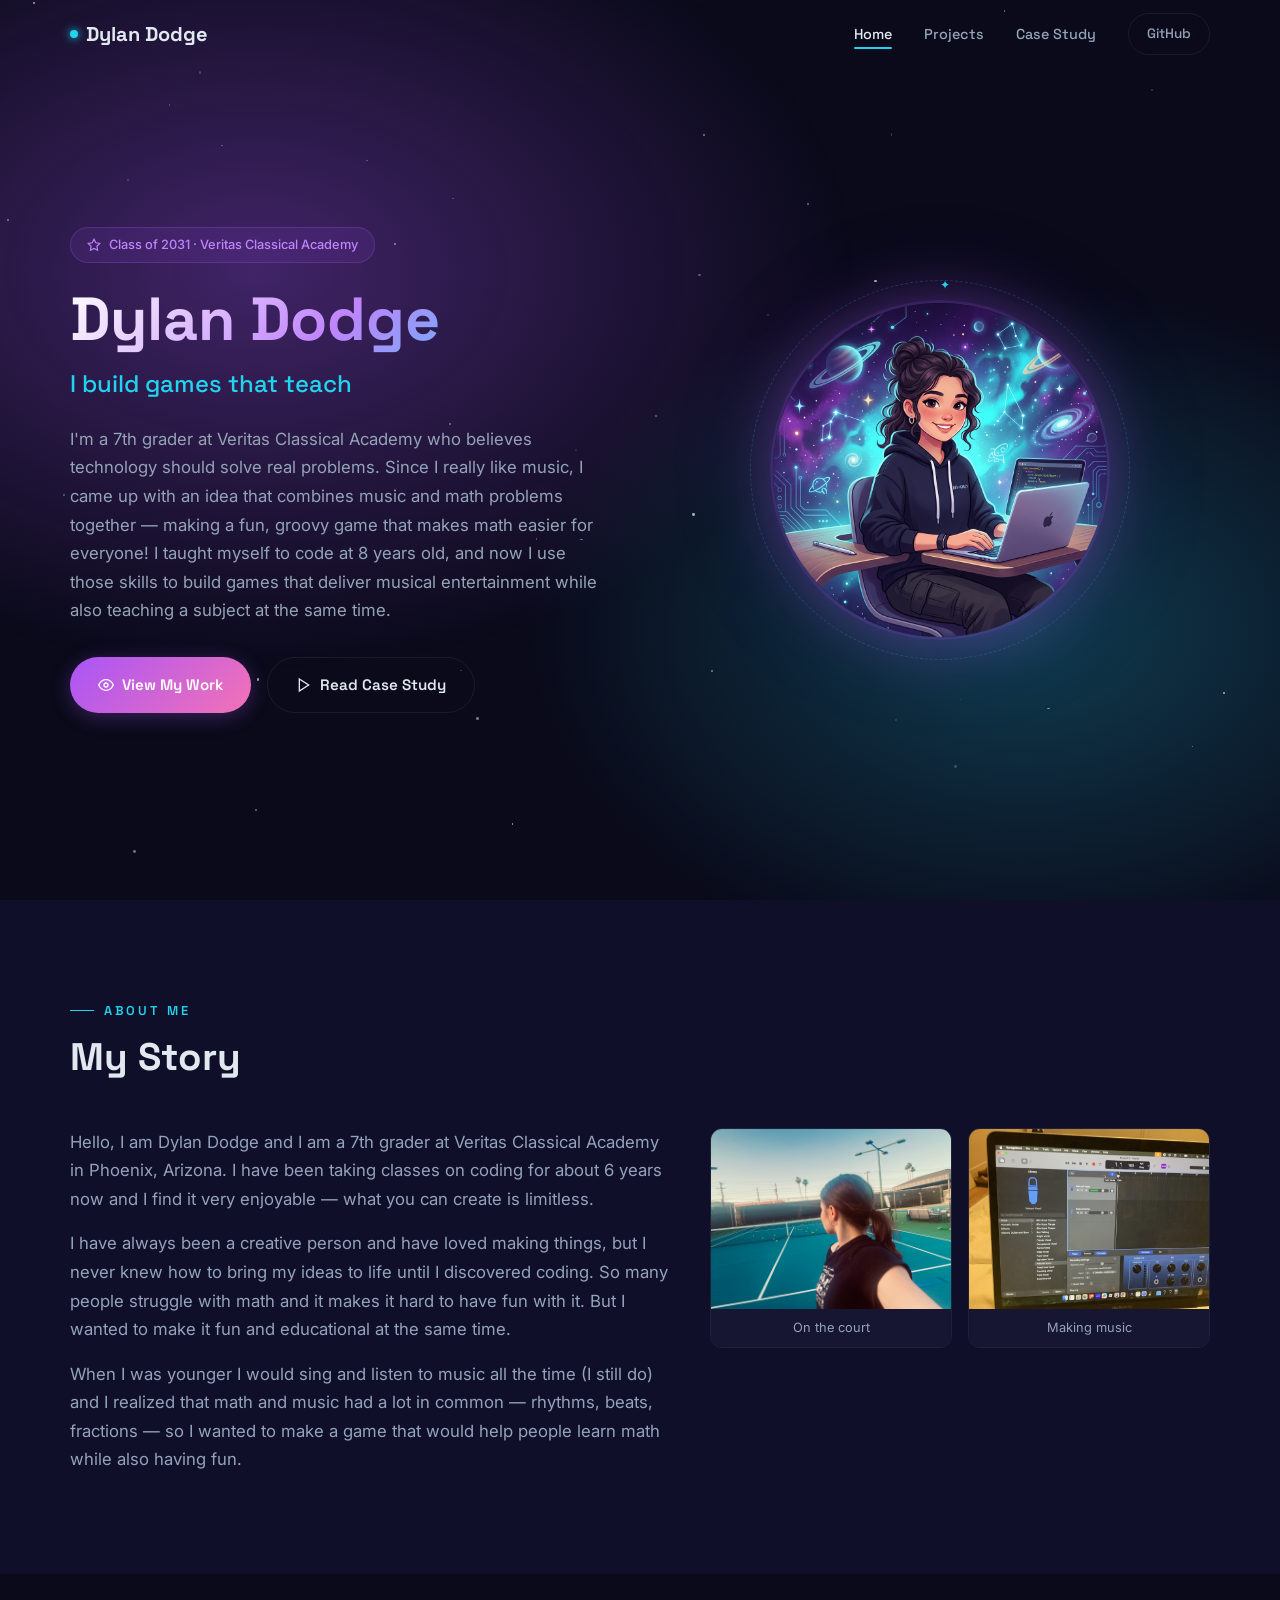
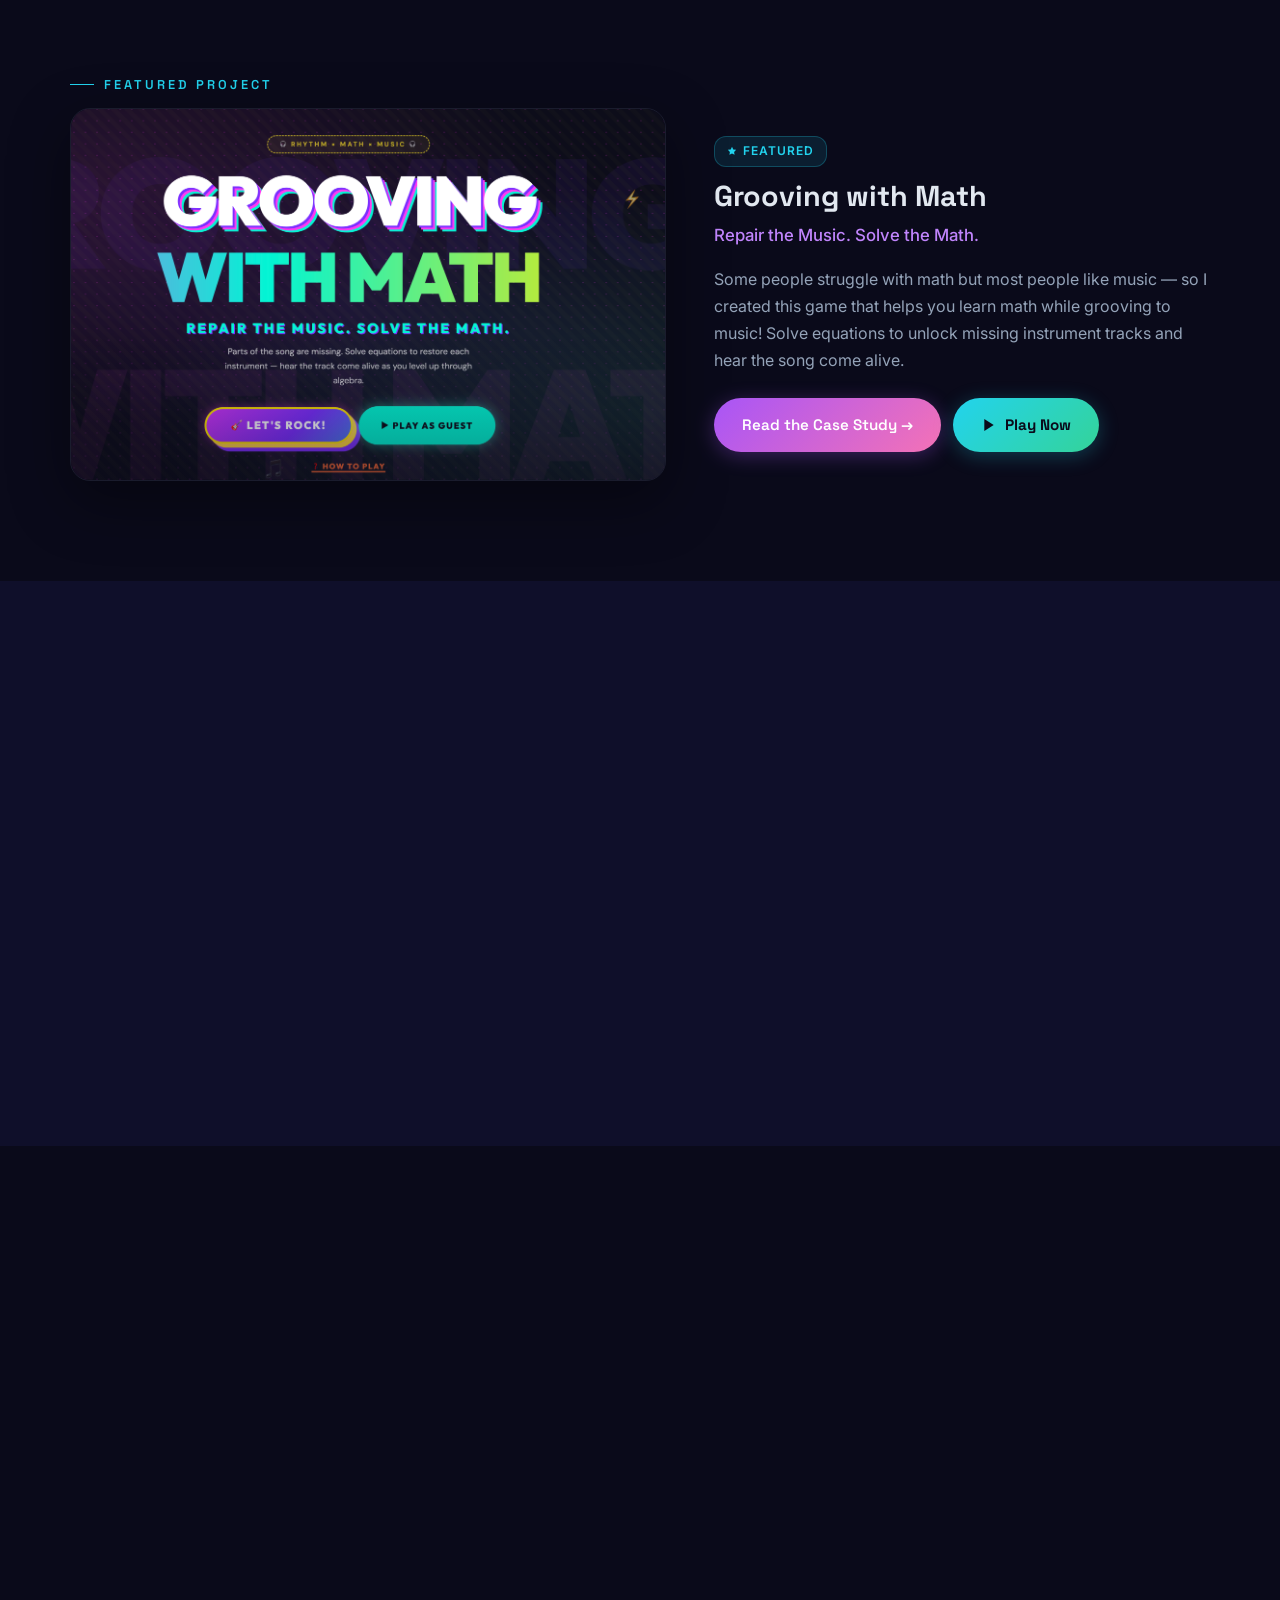
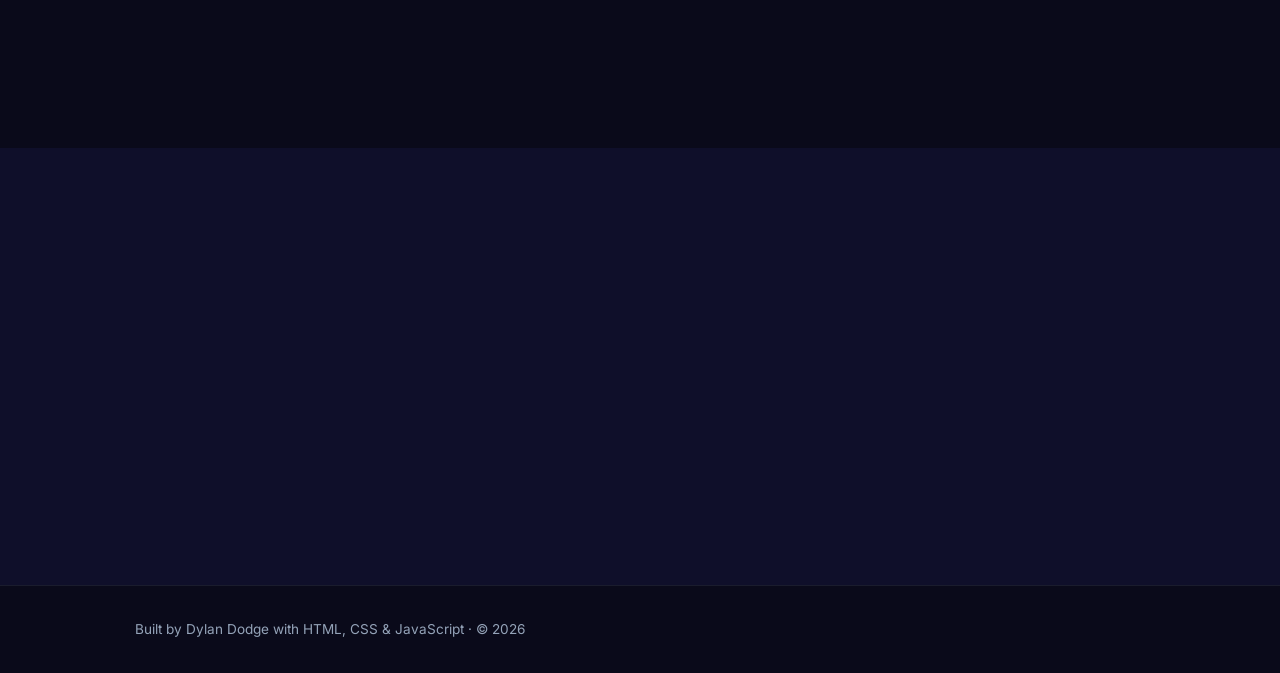
<file: Portfolio/index.html>
<!DOCTYPE html>
<html lang="en">
<head>
  <meta charset="UTF-8">
  <meta name="viewport" content="width=device-width, initial-scale=1.0">
  <title>Dylan Dodge: Developer &amp; Game Designer</title>
  <meta name="description" content="Dylan Dodge is a student developer who builds educational games that combine music and math. View projects, skills, and a detailed case study.">
  <link rel="icon" href="data:image/svg+xml,<svg xmlns='http://www.w3.org/2000/svg' viewBox='0 0 100 100'><text y='.9em' font-size='90'>✦</text></svg>">
  <link rel="stylesheet" href="styles.css">
</head>
<body>

<div class="starfield"></div>
<div class="cosmic-glow"></div>

<!-- Navigation -->
<nav class="nav" id="navbar">
  <div class="nav-inner">
    <a href="index.html" class="nav-logo"><span class="dot"></span> Dylan Dodge</a>
    <ul class="nav-links" id="navLinks">
      <li><a href="index.html" class="active">Home</a></li>
      <li><a href="projects.html">Projects</a></li>
      <li><a href="case-study.html">Case Study</a></li>
      <li><a href="https://github.com/Dillybeans" target="_blank" class="btn btn-secondary" style="padding:8px 18px;font-size:0.85rem;">GitHub</a></li>
    </ul>
    <button class="hamburger" id="hamburger" aria-label="Toggle navigation">
      <span></span><span></span><span></span>
    </button>
  </div>
</nav>

<!-- Hero -->
<section class="hero" id="hero">
  <div class="hero-inner">
    <div class="hero-content">
      <div class="hero-badge">
        <svg width="14" height="14" viewBox="0 0 24 24" fill="none" stroke="currentColor" stroke-width="2"><polygon points="12 2 15.09 8.26 22 9.27 17 14.14 18.18 21.02 12 17.77 5.82 21.02 7 14.14 2 9.27 8.91 8.26 12 2"/></svg>
        Class of 2031 · Veritas Classical Academy
      </div>
      <h1 class="hero-name">Dylan Dodge</h1>
      <p class="hero-tagline">I build games that teach</p>
      <p class="hero-bio">I'm a 7th grader at Veritas Classical Academy who believes technology should solve real problems. Since I really like music, I came up with an idea that combines music and math problems together — making a fun, groovy game that makes math easier for everyone! I taught myself to code at 8 years old, and now I use those skills to build games that deliver musical entertainment while also teaching a subject at the same time.</p>
      <div class="hero-buttons">
        <a href="projects.html" class="btn btn-primary">
          <svg width="16" height="16" viewBox="0 0 24 24" fill="none" stroke="currentColor" stroke-width="2"><path d="M1 12s4-8 11-8 11 8 11 8-4 8-11 8-11-8-11-8z"/><circle cx="12" cy="12" r="3"/></svg>
          View My Work
        </a>
        <a href="case-study.html" class="btn btn-secondary">
          <svg width="16" height="16" viewBox="0 0 24 24" fill="none" stroke="currentColor" stroke-width="2"><polygon points="5 3 19 12 5 21 5 3"/></svg>
          Read Case Study
        </a>
      </div>
    </div>
    <div class="hero-visual">
      <div class="hero-photo-wrapper">
        <img src="assets/photos/headshot.png" alt="Portrait of Dylan Dodge" class="hero-photo">
        <div class="hero-orbit"></div>
      </div>
    </div>
  </div>
</section>

<!-- About Me -->
<section class="section" id="about" style="background: var(--clr-bg-alt);">
  <div class="section-inner animate-in">
    <span class="section-label">About Me</span>
    <h2 class="section-title">My Story</h2>
    <div class="about-grid">
      <div class="about-text">
        <p style="margin-bottom:16px;">Hello, I am Dylan Dodge and I am a 7th grader at Veritas Classical Academy in Phoenix, Arizona. I have been taking classes on coding for about 6 years now and I find it very enjoyable — what you can create is limitless.</p>
        <p style="margin-bottom:16px;">I have always been a creative person and have loved making things, but I never knew how to bring my ideas to life until I discovered coding. So many people struggle with math and it makes it hard to have fun with it. But I wanted to make it fun and educational at the same time.</p>
        <p>When I was younger I would sing and listen to music all the time (I still do) and I realized that math and music had a lot in common — rhythms, beats, fractions — so I wanted to make a game that would help people learn math while also having fun.</p>
      </div>
      <div class="about-photos">
        <div class="photo-card">
          <img src="assets/photos/IMG_4677.png" alt="Dylan on the tennis court" class="about-photo">
          <p class="photo-label">On the court</p>
        </div>
        <div class="photo-card">
          <img src="assets/photos/79912373041__FC3CB37A-E168-41EE-AD63-298F9BF4428D.png" alt="Dylan producing music in GarageBand" class="about-photo">
          <p class="photo-label">Making music</p>
        </div>
      </div>
    </div>
  </div>
</section>

<!-- Featured Project -->
<section class="section" id="featured">
  <div class="section-inner animate-in">
    <span class="section-label">Featured Project</span>
    <div class="featured-project">
      <div class="featured-screenshot">
        <img src="assets/screenshots/landing-page.png" alt="Grooving with Math landing page showing the game title with neon cosmic design and Let's Rock call-to-action">
      </div>
      <div class="featured-info">
        <div class="featured-badge">
          <svg width="10" height="10" viewBox="0 0 24 24" fill="currentColor"><polygon points="12 2 15.09 8.26 22 9.27 17 14.14 18.18 21.02 12 17.77 5.82 21.02 7 14.14 2 9.27 8.91 8.26 12 2"/></svg>
          Featured
        </div>
        <h3>Grooving with Math</h3>
        <p class="tagline">Repair the Music. Solve the Math.</p>
        <p>Some people struggle with math but most people like music — so I created this game that helps you learn math while grooving to music! Solve equations to unlock missing instrument tracks and hear the song come alive.</p>
        <div class="featured-buttons">
          <a href="case-study.html" class="btn btn-primary">
            Read the Case Study →
          </a>
          <a href="case-study.html#try-it" class="btn btn-play">
            <svg width="16" height="16" viewBox="0 0 24 24" fill="currentColor"><polygon points="5 3 19 12 5 21 5 3"/></svg>
            Play Now
          </a>
        </div>
      </div>
    </div>
  </div>
</section>

<!-- Skills -->
<section class="section" id="skills" style="background: var(--clr-bg-alt);">
  <div class="section-inner animate-in">
    <span class="section-label">Skills &amp; Technologies</span>
    <h2 class="section-title">What I Work With</h2>
    <div class="skills-grid">
      <div class="glass-card skill-category">
        <h4>
          <svg width="16" height="16" viewBox="0 0 24 24" fill="none" stroke="var(--clr-accent)" stroke-width="2"><polyline points="16 18 22 12 16 6"/><polyline points="8 6 2 12 8 18"/></svg>
          Languages
        </h4>
        <div class="skill-items">
          <span class="skill-tag highlight">JavaScript</span>
          <span class="skill-tag highlight">HTML / CSS</span>
          <span class="skill-tag">Python</span>
        </div>
      </div>
      <div class="glass-card skill-category">
        <h4>
          <svg width="16" height="16" viewBox="0 0 24 24" fill="none" stroke="var(--clr-accent)" stroke-width="2"><rect x="2" y="3" width="20" height="14" rx="2"/><line x1="8" y1="21" x2="16" y2="21"/><line x1="12" y1="17" x2="12" y2="21"/></svg>
          Frameworks &amp; Tools
        </h4>
        <div class="skill-items">
          <span class="skill-tag highlight">Phaser 3</span>
          <span class="skill-tag highlight">Three.js</span>
          <span class="skill-tag">Node.js</span>
          <span class="skill-tag">Express</span>
          <span class="skill-tag">Git / GitHub</span>
          <span class="skill-tag">Poly Pizza</span>
          <span class="skill-tag">Better Auth</span>
        </div>
      </div>
      <div class="glass-card skill-category">
        <h4>
          <svg width="16" height="16" viewBox="0 0 24 24" fill="none" stroke="var(--clr-accent)" stroke-width="2"><path d="M12 2L2 7l10 5 10-5-10-5z"/><path d="M2 17l10 5 10-5"/><path d="M2 12l10 5 10-5"/></svg>
          Other Skills
        </h4>
        <div class="skill-items">
          <span class="skill-tag">Music Production</span>
          <span class="skill-tag">Digital Art</span>
          <span class="skill-tag">Video Editing</span>
          <span class="skill-tag">Singing</span>
          <span class="skill-tag">Game Design</span>
        </div>
      </div>
    </div>
  </div>
</section>

<!-- Activities -->
<section class="section" id="activities">
  <div class="section-inner animate-in">
    <span class="section-label">Beyond Code</span>
    <h2 class="section-title">What I Do</h2>
    <div class="activities-grid">
      <div class="glass-card activity-card">
        <div class="icon" style="background:rgba(34,211,238,0.1);">
          <svg width="20" height="20" viewBox="0 0 24 24" fill="none" stroke="var(--clr-accent)" stroke-width="2"><path d="M4 19.5A2.5 2.5 0 016.5 17H20"/><path d="M6.5 2H20v20H6.5A2.5 2.5 0 014 19.5v-15A2.5 2.5 0 016.5 2z"/></svg>
        </div>
        <h4>Student &amp; Coder</h4>
        <p class="role">6 years of coding experience</p>
        <p>Started learning to code at 8 years old with CodaKid. Building real projects that combine creativity with problem-solving.</p>
      </div>
      <div class="glass-card activity-card">
        <div class="icon" style="background:rgba(244,114,182,0.1);">
          <svg width="20" height="20" viewBox="0 0 24 24" fill="none" stroke="var(--clr-pink)" stroke-width="2"><path d="M9 18V5l12-2v13"/><circle cx="6" cy="18" r="3"/><circle cx="18" cy="16" r="3"/></svg>
        </div>
        <h4>Singer &amp; Musician</h4>
        <p class="role">Vocalist &amp; Producer</p>
        <p>Music is at the heart of everything I create. I use GarageBand for production and singing is my biggest passion outside of coding.</p>
      </div>
      <div class="glass-card activity-card">
        <div class="icon" style="background:rgba(52,211,153,0.1);">
          <svg width="20" height="20" viewBox="0 0 24 24" fill="none" stroke="var(--clr-accent2)" stroke-width="2"><circle cx="12" cy="12" r="10"/><path d="M8 14s1.5 2 4 2 4-2 4-2"/><line x1="9" y1="9" x2="9.01" y2="9"/><line x1="15" y1="9" x2="15.01" y2="9"/></svg>
        </div>
        <h4>Tennis Player</h4>
        <p class="role">Seed 3 · Playing since age 6</p>
        <p>Won 1st place as seed 3 in the 2026 tournament. Tennis keeps me disciplined and focused — skills that transfer directly to coding.</p>
      </div>
      <div class="glass-card activity-card">
        <div class="icon" style="background:rgba(251,191,36,0.1);">
          <svg width="20" height="20" viewBox="0 0 24 24" fill="none" stroke="var(--clr-gold)" stroke-width="2"><path d="M12 19l7-7 3 3-7 7-3-3z"/><path d="M18 13l-1.5-7.5L2 2l3.5 14.5L13 18l5-5z"/><path d="M2 2l7.586 7.586"/><circle cx="11" cy="11" r="2"/></svg>
        </div>
        <h4>Digital Artist</h4>
        <p class="role">Painting &amp; Design</p>
        <p>I love creating art — from traditional paintings to digital designs. Creativity fuels everything I build.</p>
      </div>
    </div>
  </div>
</section>

<!-- Goals -->
<section class="section" id="goals" style="background: var(--clr-bg-alt);">
  <div class="section-inner animate-in">
    <span class="section-label">Looking Ahead</span>
    <h2 class="section-title">Goals &amp; Future Plans</h2>
    <div class="goals-grid">
      <div class="glass-card goal-card">
        <h4>What I Want to Study</h4>
        <p>I really want to study music, or music production, maybe audio engineering. I am also interested in computer science and how it relates to music.</p>
      </div>
      <div class="glass-card goal-card">
        <h4>Dream Career</h4>
        <p>Singer or music producer. With my own crowd and instruments. I want to perform and create music that moves people.</p>
      </div>
      <div class="glass-card goal-card">
        <h4>What's Next for Grooving with Math</h4>
        <p>If I were a fun math teacher for 6-7th grade I would probably use this game as a way to review math concepts with my students. I want to expand it with more songs, more equation types, and a classroom mode.</p>
      </div>
    </div>
  </div>
</section>

<!-- Art Gallery -->
<section class="section" id="gallery">
  <div class="section-inner animate-in">
    <span class="section-label">Creative Side</span>
    <h2 class="section-title">Art &amp; Music</h2>
    <div class="gallery-grid">
      <div class="gallery-item">
        <img src="assets/photos/IMG_4982.png" alt="Oil painting of fruit still life by Dylan Dodge">
        <p class="gallery-caption">Original oil painting — still life</p>
      </div>
      <div class="gallery-item">
        <img src="assets/photos/79912373041__FC3CB37A-E168-41EE-AD63-298F9BF4428D.png" alt="Dylan producing music in GarageBand">
        <p class="gallery-caption">Producing music in GarageBand</p>
      </div>
    </div>
  </div>
</section>

<!-- Contact -->
<section class="section contact-section" id="contact" style="background: var(--clr-bg-alt);">
  <div class="section-inner animate-in">
    <span class="section-label" style="justify-content:center;">Get In Touch</span>
    <h2 class="section-title">Let's Connect</h2>
    <p>Want to chat about ed-tech, coding, game design, music, or anything else? Reach out.</p>
    <div class="social-links">
      <a href="https://github.com/Dillybeans" target="_blank" class="social-link" aria-label="GitHub profile">
        <svg width="20" height="20" viewBox="0 0 24 24" fill="currentColor"><path d="M12 0c-6.626 0-12 5.373-12 12 0 5.302 3.438 9.8 8.207 11.387.599.111.793-.261.793-.577v-2.234c-3.338.726-4.033-1.416-4.033-1.416-.546-1.387-1.333-1.756-1.333-1.756-1.089-.745.083-.729.083-.729 1.205.084 1.839 1.237 1.839 1.237 1.07 1.834 2.807 1.304 3.492.997.107-.775.418-1.305.762-1.604-2.665-.305-5.467-1.334-5.467-5.931 0-1.311.469-2.381 1.236-3.221-.124-.303-.535-1.524.117-3.176 0 0 1.008-.322 3.301 1.23.957-.266 1.983-.399 3.003-.404 1.02.005 2.047.138 3.006.404 2.291-1.552 3.297-1.23 3.297-1.23.653 1.653.242 2.874.118 3.176.77.84 1.235 1.911 1.235 3.221 0 4.609-2.807 5.624-5.479 5.921.43.372.823 1.102.823 2.222v3.293c0 .319.192.694.801.576 4.765-1.589 8.199-6.086 8.199-11.386 0-6.627-5.373-12-12-12z"/></svg>
      </a>
      <a href="https://scratch.mit.edu/projects/780162864/" target="_blank" class="social-link" aria-label="Scratch projects">
        <svg width="20" height="20" viewBox="0 0 24 24" fill="currentColor"><path d="M11.406.153a.89.89 0 0 1 1.187 0l1.877 1.678a.89.89 0 0 0 .594.227h2.527a.89.89 0 0 1 .84.593l.783 2.232a.89.89 0 0 0 .449.518l2.04 1.019a.89.89 0 0 1 .367 1.131l-.989 2.175a.89.89 0 0 0 0 .748l.989 2.175a.89.89 0 0 1-.367 1.131l-2.04 1.019a.89.89 0 0 0-.449.518l-.783 2.232a.89.89 0 0 1-.84.593h-2.527a.89.89 0 0 0-.594.227l-1.877 1.678a.89.89 0 0 1-1.187 0l-1.877-1.678a.89.89 0 0 0-.594-.227H6.408a.89.89 0 0 1-.84-.593l-.783-2.232a.89.89 0 0 0-.449-.518L2.297 14.23a.89.89 0 0 1-.367-1.131l.989-2.175a.89.89 0 0 0 0-.748l-.989-2.175a.89.89 0 0 1 .367-1.131l2.04-1.019a.89.89 0 0 0 .449-.518l.783-2.232a.89.89 0 0 1 .84-.593h2.527a.89.89 0 0 0 .594-.227z"/></svg>
      </a>
    </div>
  </div>
</section>

<!-- Footer -->
<footer class="footer">
  <p>Built by Dylan Dodge with HTML, CSS &amp; JavaScript · © 2026</p>
</footer>

<script src="main.js"></script>
</body>
</html>
</file>
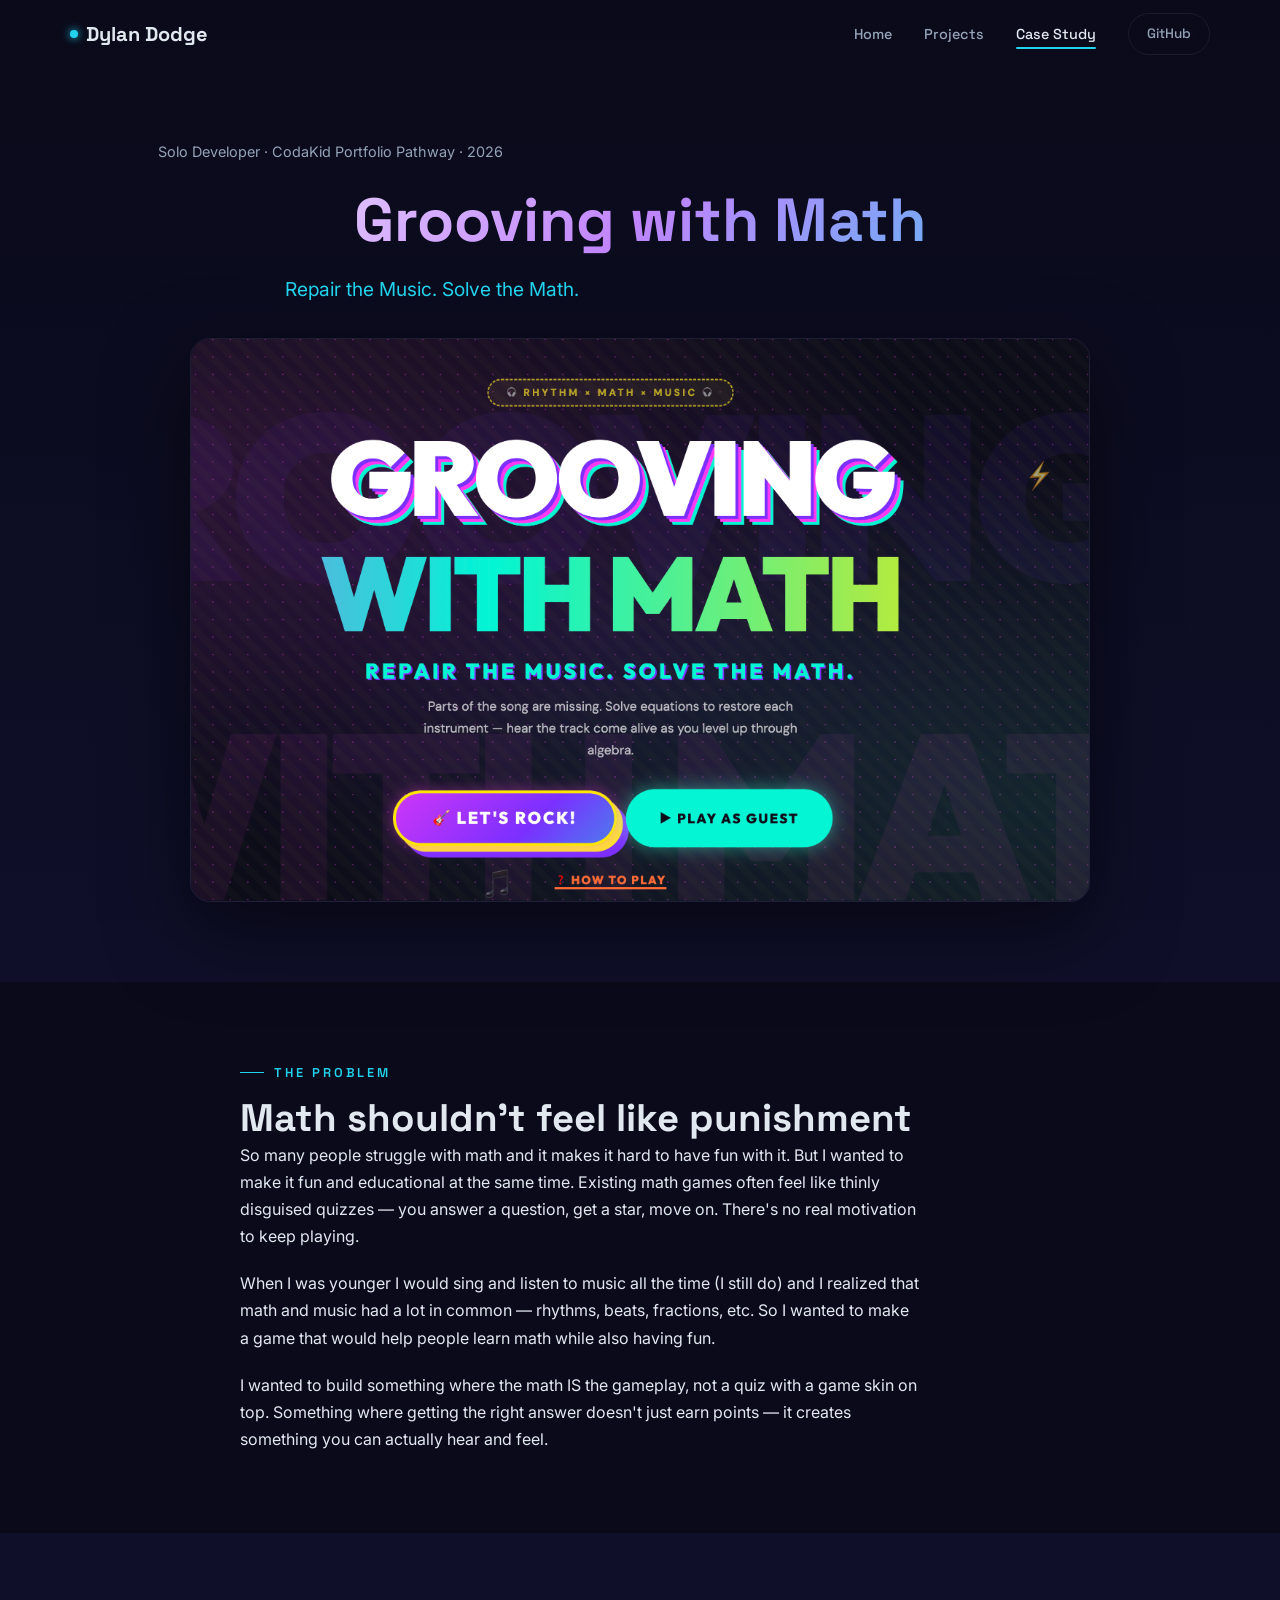
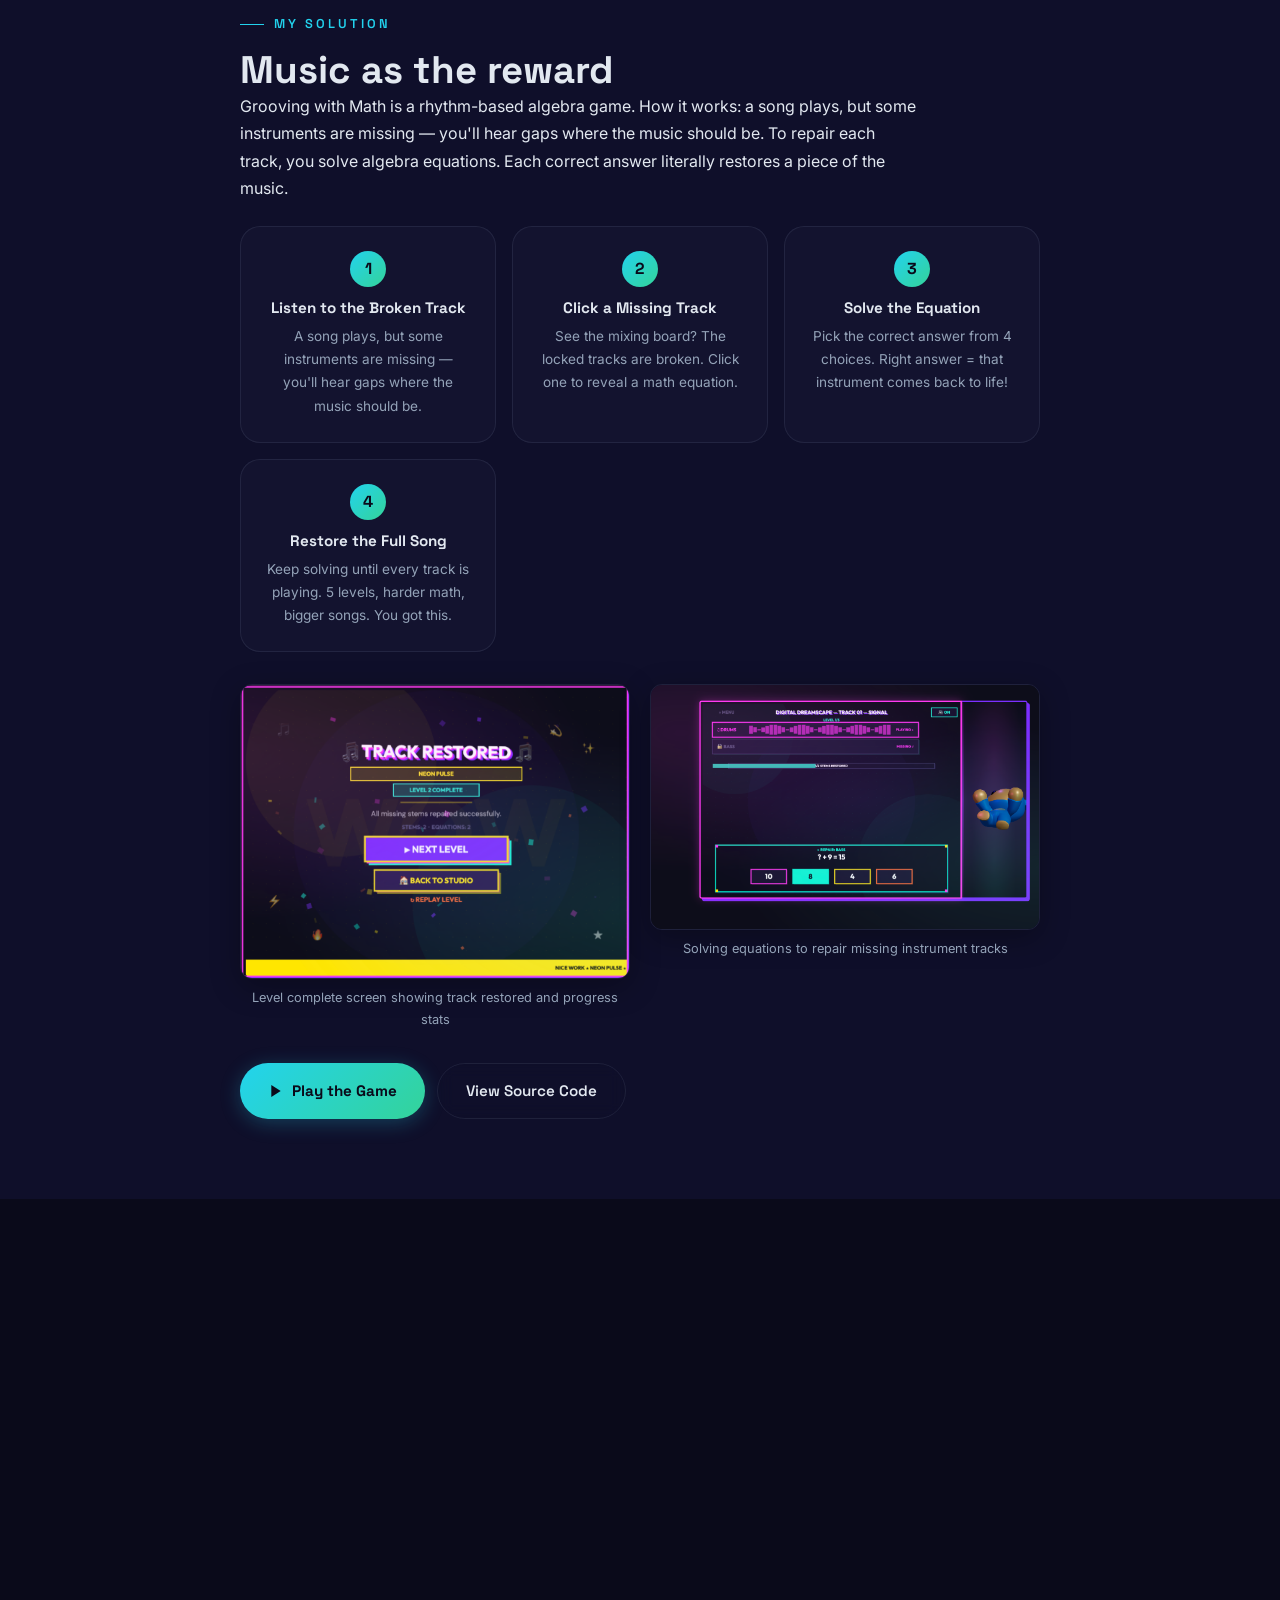
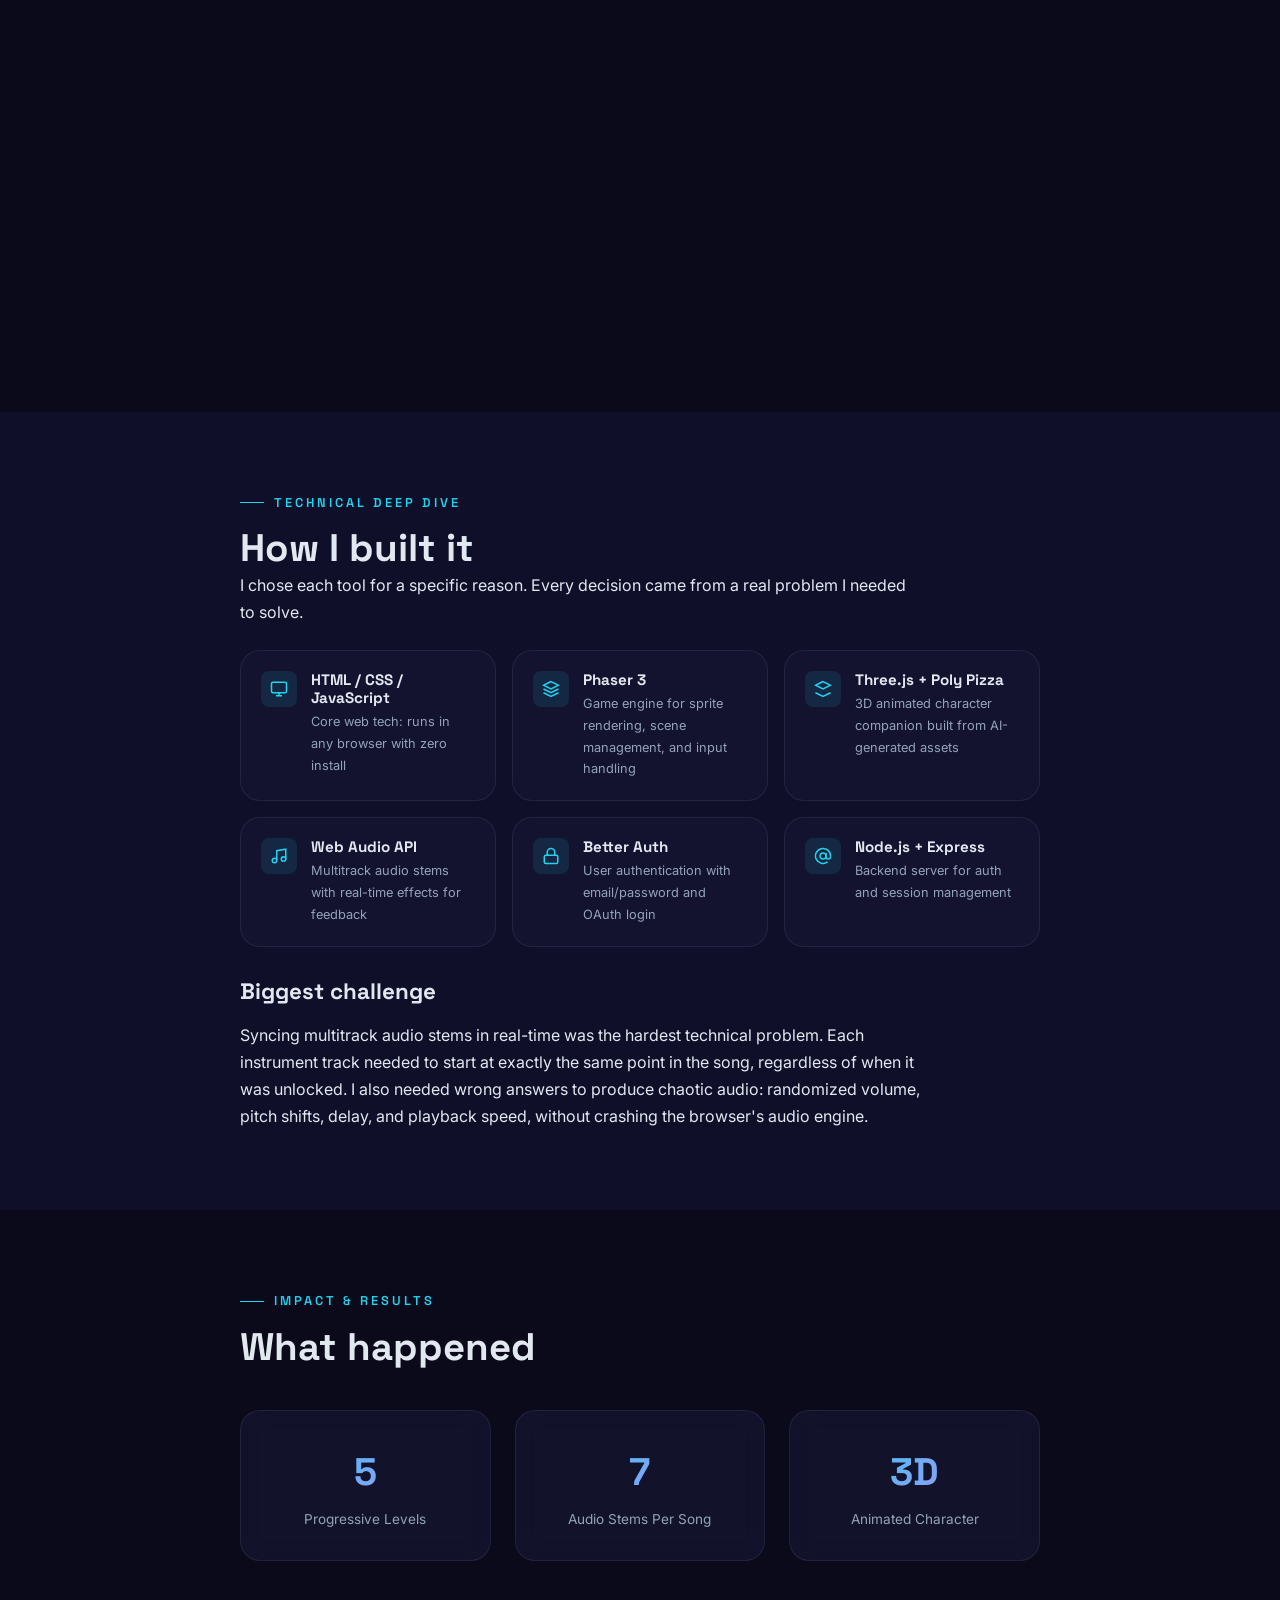
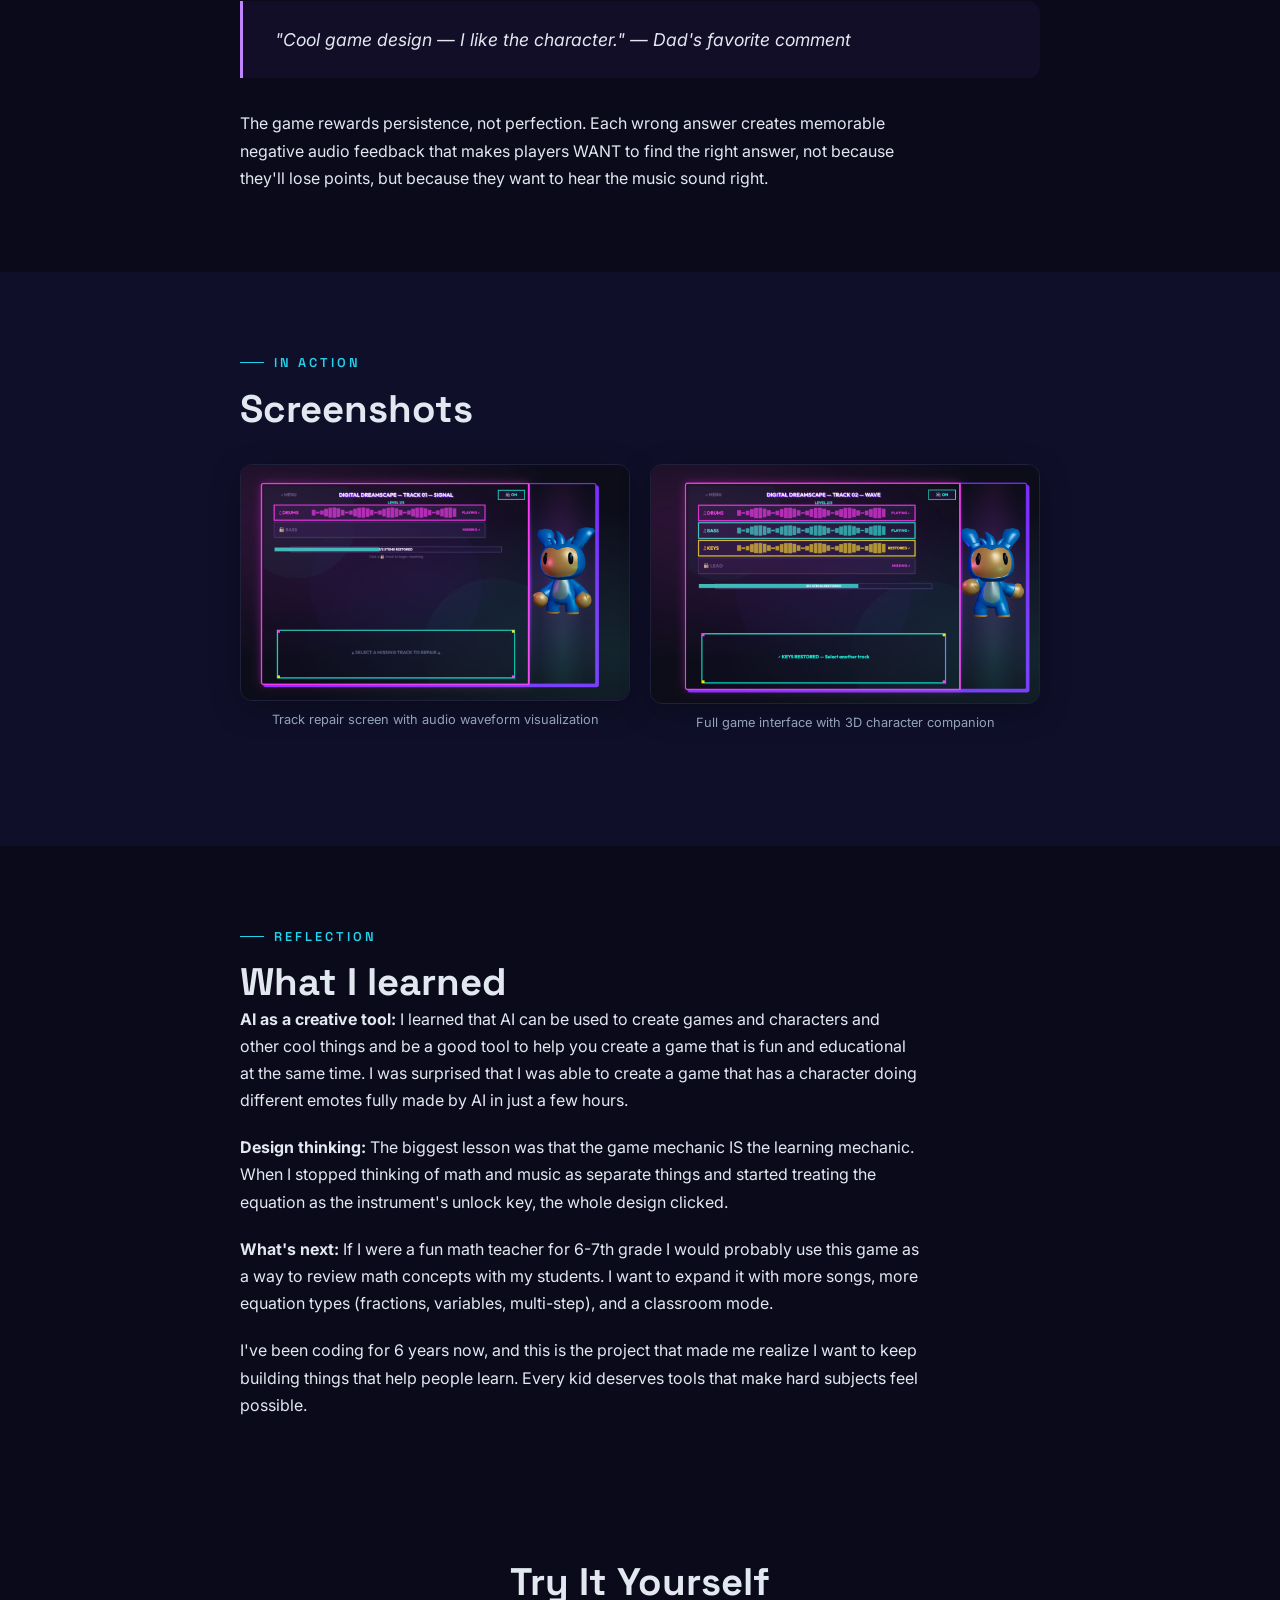
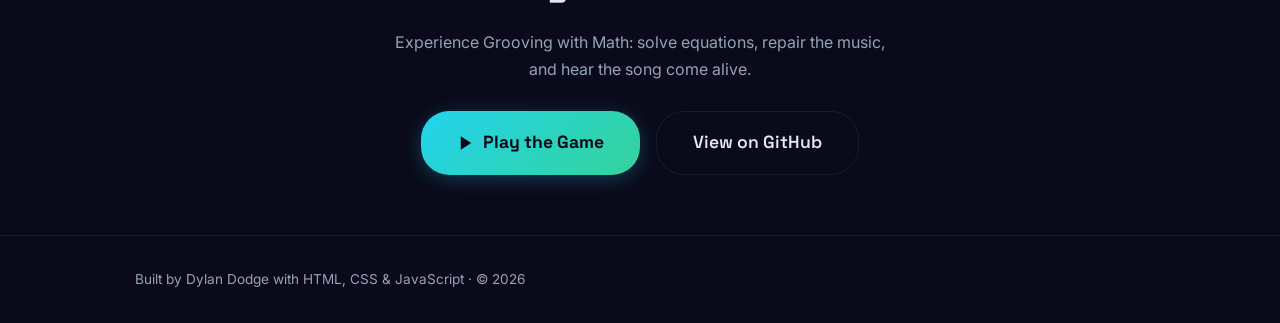
<file: Portfolio/case-study.html>
<!DOCTYPE html>
<html lang="en">
<head>
  <meta charset="UTF-8">
  <meta name="viewport" content="width=device-width, initial-scale=1.0">
  <title>Grooving with Math: Case Study by Dylan Dodge</title>
  <meta name="description" content="How Dylan Dodge designed, built, and tested Grooving with Math, an educational rhythm game that turns algebra into music.">
  <link rel="icon" href="data:image/svg+xml,<svg xmlns='http://www.w3.org/2000/svg' viewBox='0 0 100 100'><text y='.9em' font-size='90'>✦</text></svg>">
  <link rel="stylesheet" href="styles.css">
</head>
<body>

<div class="starfield"></div>
<div class="cosmic-glow"></div>

<!-- Navigation -->
<nav class="nav" id="navbar">
  <div class="nav-inner">
    <a href="index.html" class="nav-logo"><span class="dot"></span> Dylan Dodge</a>
    <ul class="nav-links" id="navLinks">
      <li><a href="index.html">Home</a></li>
      <li><a href="projects.html">Projects</a></li>
      <li><a href="case-study.html" class="active">Case Study</a></li>
      <li><a href="https://github.com/Dillybeans" target="_blank" class="btn btn-secondary" style="padding:8px 18px;font-size:0.85rem;">GitHub</a></li>
    </ul>
    <button class="hamburger" id="hamburger" aria-label="Toggle navigation">
      <span></span><span></span><span></span>
    </button>
  </div>
</nav>

<!-- Case Study Hero -->
<header class="case-hero">
  <p class="meta">Solo Developer · CodaKid Portfolio Pathway · 2026</p>
  <h1 style="background:linear-gradient(135deg,#fff,var(--clr-primary),var(--clr-accent));-webkit-background-clip:text;-webkit-text-fill-color:transparent;background-clip:text;">Grooving with Math</h1>
  <p class="tagline">Repair the Music. Solve the Math.</p>
  <div class="case-hero-img">
    <img src="assets/screenshots/landing-page.png" alt="Grooving with Math game landing page with cosmic design showing Let's Rock and Play as Guest buttons">
  </div>
</header>

<!-- The Problem -->
<section class="case-section">
  <div class="case-inner animate-in">
    <span class="section-label">The Problem</span>
    <h2>Math shouldn't feel like punishment</h2>
    <p style="margin-bottom:20px;">So many people struggle with math and it makes it hard to have fun with it. But I wanted to make it fun and educational at the same time. Existing math games often feel like thinly disguised quizzes — you answer a question, get a star, move on. There's no real motivation to keep playing.</p>
    <p style="margin-bottom:20px;">When I was younger I would sing and listen to music all the time (I still do) and I realized that math and music had a lot in common — rhythms, beats, fractions, etc. So I wanted to make a game that would help people learn math while also having fun.</p>
    <p>I wanted to build something where the math IS the gameplay, not a quiz with a game skin on top. Something where getting the right answer doesn't just earn points — it creates something you can actually hear and feel.</p>
  </div>
</section>

<!-- My Solution -->
<section class="case-section" style="background:var(--clr-bg-alt);">
  <div class="case-inner animate-in">
    <span class="section-label">My Solution</span>
    <h2>Music as the reward</h2>
    <p style="margin-bottom:24px;">Grooving with Math is a rhythm-based algebra game. How it works: a song plays, but some instruments are missing — you'll hear gaps where the music should be. To repair each track, you solve algebra equations. Each correct answer literally restores a piece of the music.</p>

    <div class="how-it-works">
      <div class="glass-card step-card">
        <span class="step-num">1</span>
        <h4>Listen to the Broken Track</h4>
        <p>A song plays, but some instruments are missing — you'll hear gaps where the music should be.</p>
      </div>
      <div class="glass-card step-card">
        <span class="step-num">2</span>
        <h4>Click a Missing Track</h4>
        <p>See the mixing board? The locked tracks are broken. Click one to reveal a math equation.</p>
      </div>
      <div class="glass-card step-card">
        <span class="step-num">3</span>
        <h4>Solve the Equation</h4>
        <p>Pick the correct answer from 4 choices. Right answer = that instrument comes back to life!</p>
      </div>
      <div class="glass-card step-card">
        <span class="step-num">4</span>
        <h4>Restore the Full Song</h4>
        <p>Keep solving until every track is playing. 5 levels, harder math, bigger songs. You got this.</p>
      </div>
    </div>

    <div class="screenshot-grid" style="margin-top:32px;">
      <div>
        <img src="assets/screenshots/game-menu.png" alt="Level complete screen showing success message and options to continue">
        <p class="screenshot-caption">Level complete screen showing track restored and progress stats</p>
      </div>
      <div>
        <img src="assets/screenshots/gameplay-math.png" alt="Gameplay screen showing a math equation with four answer choices alongside a 3D character">
        <p class="screenshot-caption">Solving equations to repair missing instrument tracks</p>
      </div>
    </div>

    <div style="margin-top:32px;display:flex;gap:12px;flex-wrap:wrap;">
      <a href="#try-it" class="btn btn-play">
        <svg width="16" height="16" viewBox="0 0 24 24" fill="currentColor"><polygon points="5 3 19 12 5 21 5 3"/></svg>
        Play the Game
      </a>
      <a href="https://github.com/Dillybeans" target="_blank" class="btn btn-secondary">View Source Code</a>
    </div>
  </div>
</section>

<!-- Key Features -->
<section class="case-section">
  <div class="case-inner animate-in">
    <span class="section-label">Key Features</span>
    <h2>What makes it special</h2>
    <div class="features-list" style="margin-top:24px;">
      <div class="feature-item">
        <span class="feature-number">01</span>
        <div>
          <h4>AI-Powered 3D Character</h4>
          <p>There is a little animated character that cheers you on when you answer math questions correctly — all made from AI using Poly Pizza. I was surprised that I was able to create a game that has a character doing different emotes fully made by AI in just a few hours.</p>
        </div>
      </div>
      <div class="feature-item">
        <span class="feature-number">02</span>
        <div>
          <h4>Music-Driven Gameplay</h4>
          <p>You can play along with the game and answer the math problems while the music is playing. Each correct answer literally adds an instrument back into the mix.</p>
        </div>
      </div>
      <div class="feature-item">
        <span class="feature-number">03</span>
        <div>
          <h4>5 Progressive Levels</h4>
          <p>You can pick what level of math you want to play — levels 1 through 5. The game has multiple levels with different songs and beats, building skills gradually.</p>
        </div>
      </div>
      <div class="feature-item">
        <span class="feature-number">04</span>
        <div>
          <h4>Chaotic Audio Feedback</h4>
          <p>Wrong answers produce chaotic audio: randomized volume, pitch shifts, delay, and playback speed. It's negative feedback you can feel without feeling punished.</p>
        </div>
      </div>
    </div>
  </div>
</section>

<!-- How I Built It -->
<section class="case-section" style="background:var(--clr-bg-alt);">
  <div class="case-inner animate-in">
    <span class="section-label">Technical Deep Dive</span>
    <h2>How I built it</h2>
    <p style="margin-bottom:24px;">I chose each tool for a specific reason. Every decision came from a real problem I needed to solve.</p>

    <div class="tech-stack-grid">
      <div class="glass-card tech-item">
        <div class="tech-icon">
          <svg width="18" height="18" viewBox="0 0 24 24" fill="none" stroke="currentColor" stroke-width="2"><rect x="2" y="3" width="20" height="14" rx="2"/><line x1="8" y1="21" x2="16" y2="21"/><line x1="12" y1="17" x2="12" y2="21"/></svg>
        </div>
        <div>
          <h4>HTML / CSS / JavaScript</h4>
          <p>Core web tech: runs in any browser with zero install</p>
        </div>
      </div>
      <div class="glass-card tech-item">
        <div class="tech-icon">
          <svg width="18" height="18" viewBox="0 0 24 24" fill="none" stroke="currentColor" stroke-width="2"><polygon points="12 2 2 7 12 12 22 7 12 2"/><polyline points="2 17 12 22 22 17"/><polyline points="2 12 12 17 22 12"/></svg>
        </div>
        <div>
          <h4>Phaser 3</h4>
          <p>Game engine for sprite rendering, scene management, and input handling</p>
        </div>
      </div>
      <div class="glass-card tech-item">
        <div class="tech-icon">
          <svg width="18" height="18" viewBox="0 0 24 24" fill="none" stroke="currentColor" stroke-width="2"><path d="M12 2L2 7l10 5 10-5-10-5z"/><path d="M2 17l10 5 10-5"/></svg>
        </div>
        <div>
          <h4>Three.js + Poly Pizza</h4>
          <p>3D animated character companion built from AI-generated assets</p>
        </div>
      </div>
      <div class="glass-card tech-item">
        <div class="tech-icon">
          <svg width="18" height="18" viewBox="0 0 24 24" fill="none" stroke="currentColor" stroke-width="2"><path d="M9 18V5l12-2v13"/><circle cx="6" cy="18" r="3"/><circle cx="18" cy="16" r="3"/></svg>
        </div>
        <div>
          <h4>Web Audio API</h4>
          <p>Multitrack audio stems with real-time effects for feedback</p>
        </div>
      </div>
      <div class="glass-card tech-item">
        <div class="tech-icon">
          <svg width="18" height="18" viewBox="0 0 24 24" fill="none" stroke="currentColor" stroke-width="2"><rect x="3" y="11" width="18" height="11" rx="2"/><path d="M7 11V7a5 5 0 0110 0v4"/></svg>
        </div>
        <div>
          <h4>Better Auth</h4>
          <p>User authentication with email/password and OAuth login</p>
        </div>
      </div>
      <div class="glass-card tech-item">
        <div class="tech-icon">
          <svg width="18" height="18" viewBox="0 0 24 24" fill="none" stroke="currentColor" stroke-width="2"><circle cx="12" cy="12" r="4"/><path d="M16 8v5a3 3 0 006 0v-1a10 10 0 10-3.92 7.94"/></svg>
        </div>
        <div>
          <h4>Node.js + Express</h4>
          <p>Backend server for auth and session management</p>
        </div>
      </div>
    </div>

    <h3 style="margin-top:32px;margin-bottom:16px;">Biggest challenge</h3>
    <p>Syncing multitrack audio stems in real-time was the hardest technical problem. Each instrument track needed to start at exactly the same point in the song, regardless of when it was unlocked. I also needed wrong answers to produce chaotic audio: randomized volume, pitch shifts, delay, and playback speed, without crashing the browser's audio engine.</p>
  </div>
</section>

<!-- Results -->
<section class="case-section">
  <div class="case-inner animate-in">
    <span class="section-label">Impact &amp; Results</span>
    <h2>What happened</h2>

    <div class="stat-grid">
      <div class="glass-card stat-card">
        <div class="number">5</div>
        <div class="label">Progressive Levels</div>
      </div>
      <div class="glass-card stat-card">
        <div class="number">7</div>
        <div class="label">Audio Stems Per Song</div>
      </div>
      <div class="glass-card stat-card">
        <div class="number">3D</div>
        <div class="label">Animated Character</div>
      </div>
    </div>

    <div class="quote-block">
      "Cool game design — I like the character." — Dad's favorite comment
    </div>

    <p style="margin-top:24px;">The game rewards persistence, not perfection. Each wrong answer creates memorable negative audio feedback that makes players WANT to find the right answer, not because they'll lose points, but because they want to hear the music sound right.</p>
  </div>
</section>

<!-- Screenshots Gallery -->
<section class="case-section" style="background:var(--clr-bg-alt);">
  <div class="case-inner animate-in">
    <span class="section-label">In Action</span>
    <h2>Screenshots</h2>
    <div class="screenshot-grid">
      <div>
        <img src="assets/screenshots/gameplay-tracks.png" alt="Track selection screen with drums playing and keys locked, showing progress bar">
        <p class="screenshot-caption">Track repair screen with audio waveform visualization</p>
      </div>
      <div>
        <img src="assets/screenshots/game-avatar.png" alt="Game with full sound toggle, level 1 foundations track, and 3D character visible on right side">
        <p class="screenshot-caption">Full game interface with 3D character companion</p>
      </div>
    </div>
  </div>
</section>

<!-- What I Learned -->
<section class="case-section">
  <div class="case-inner animate-in">
    <span class="section-label">Reflection</span>
    <h2>What I learned</h2>
    <p style="margin-bottom:20px;"><strong>AI as a creative tool:</strong> I learned that AI can be used to create games and characters and other cool things and be a good tool to help you create a game that is fun and educational at the same time. I was surprised that I was able to create a game that has a character doing different emotes fully made by AI in just a few hours.</p>
    <p style="margin-bottom:20px;"><strong>Design thinking:</strong> The biggest lesson was that the game mechanic IS the learning mechanic. When I stopped thinking of math and music as separate things and started treating the equation as the instrument's unlock key, the whole design clicked.</p>
    <p style="margin-bottom:20px;"><strong>What's next:</strong> If I were a fun math teacher for 6-7th grade I would probably use this game as a way to review math concepts with my students. I want to expand it with more songs, more equation types (fractions, variables, multi-step), and a classroom mode.</p>
    <p>I've been coding for 6 years now, and this is the project that made me realize I want to keep building things that help people learn. Every kid deserves tools that make hard subjects feel possible.</p>
  </div>
</section>

<!-- CTA -->
<section class="case-cta" id="try-it">
  <h2>Try It Yourself</h2>
  <p style="color:var(--clr-text-dim);max-width:500px;margin:0 auto 28px;">Experience Grooving with Math: solve equations, repair the music, and hear the song come alive.</p>
  <div class="btn-group">
    <a href="https://echoshift.netlify.app" target="_blank" class="btn btn-play" style="font-size:1.1rem;padding:16px 36px;">
      <svg width="18" height="18" viewBox="0 0 24 24" fill="currentColor"><polygon points="5 3 19 12 5 21 5 3"/></svg>
      Play the Game
    </a>
    <a href="https://github.com/Dillybeans" target="_blank" class="btn btn-secondary" style="font-size:1.1rem;padding:16px 36px;">View on GitHub</a>
  </div>
</section>

<!-- Footer -->
<footer class="footer">
  <p>Built by Dylan Dodge with HTML, CSS &amp; JavaScript · © 2026</p>
</footer>

<script src="main.js"></script>
</body>
</html>
</file>
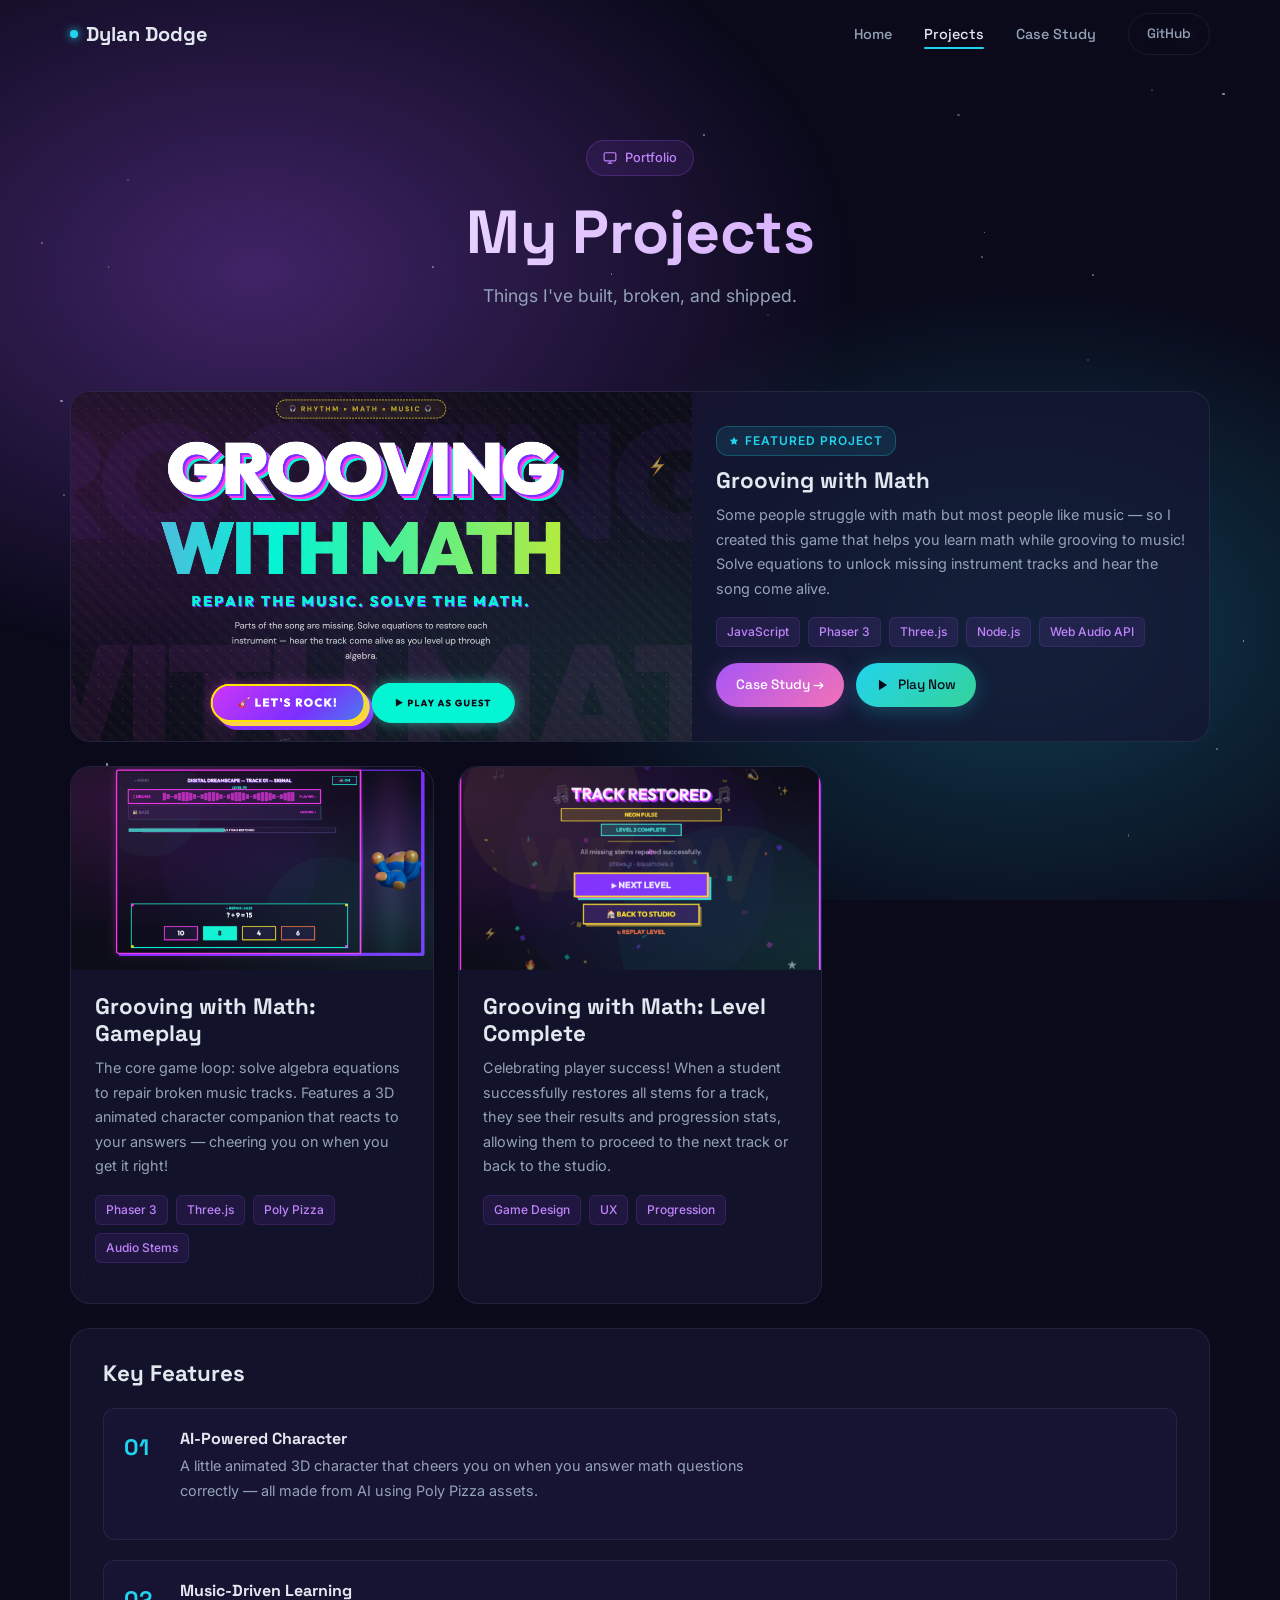
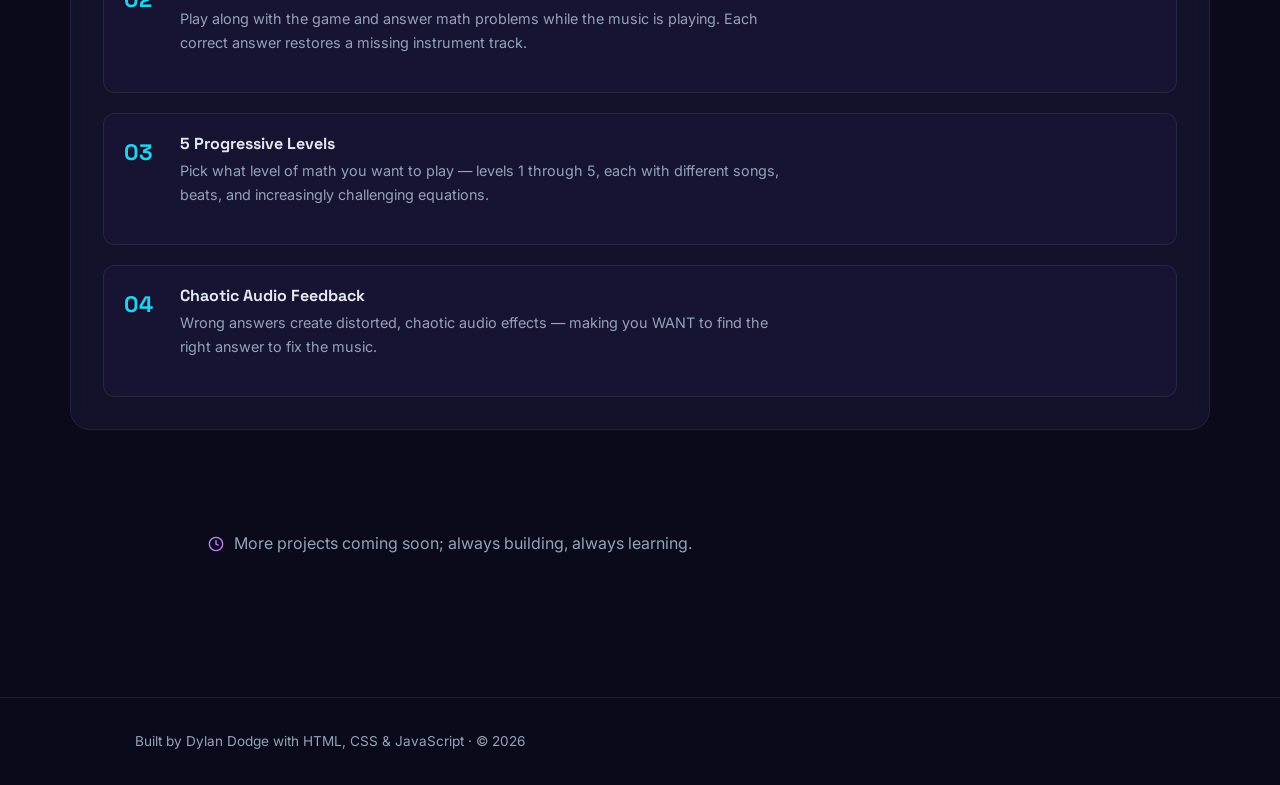
<file: Portfolio/projects.html>
<!DOCTYPE html>
<html lang="en">
<head>
  <meta charset="UTF-8">
  <meta name="viewport" content="width=device-width, initial-scale=1.0">
  <title>Projects: Dylan Dodge</title>
  <meta name="description" content="Projects by Dylan Dodge: educational games combining music and math, digital art, and web development.">
  <link rel="icon" href="data:image/svg+xml,<svg xmlns='http://www.w3.org/2000/svg' viewBox='0 0 100 100'><text y='.9em' font-size='90'>✦</text></svg>">
  <link rel="stylesheet" href="styles.css">
</head>
<body>

<div class="starfield"></div>
<div class="cosmic-glow"></div>

<!-- Navigation -->
<nav class="nav" id="navbar">
  <div class="nav-inner">
    <a href="index.html" class="nav-logo"><span class="dot"></span> Dylan Dodge</a>
    <ul class="nav-links" id="navLinks">
      <li><a href="index.html">Home</a></li>
      <li><a href="projects.html" class="active">Projects</a></li>
      <li><a href="case-study.html">Case Study</a></li>
      <li><a href="https://github.com/Dillybeans" target="_blank" class="btn btn-secondary" style="padding:8px 18px;font-size:0.85rem;">GitHub</a></li>
    </ul>
    <button class="hamburger" id="hamburger" aria-label="Toggle navigation">
      <span></span><span></span><span></span>
    </button>
  </div>
</nav>

<!-- Page Header -->
<header class="page-header">
  <div class="hero-badge" style="margin:0 auto 20px;">
    <svg width="14" height="14" viewBox="0 0 24 24" fill="none" stroke="currentColor" stroke-width="2"><rect x="2" y="3" width="20" height="14" rx="2"/><line x1="8" y1="21" x2="16" y2="21"/><line x1="12" y1="17" x2="12" y2="21"/></svg>
    Portfolio
  </div>
  <h1>My Projects</h1>
  <p>Things I've built, broken, and shipped.</p>
</header>

<!-- Projects Grid -->
<section class="section" style="padding-top:20px;">
  <div class="section-inner">
    <div class="projects-grid">

      <!-- Featured Project Card -->
      <div class="glass-card project-card featured-card animate-in">
        <div class="project-thumb">
          <img src="assets/screenshots/landing-page.png" alt="Grooving with Math landing page with vibrant cosmic design">
        </div>
        <div class="project-body">
          <div class="featured-badge" style="margin-bottom:12px;">
            <svg width="10" height="10" viewBox="0 0 24 24" fill="currentColor"><polygon points="12 2 15.09 8.26 22 9.27 17 14.14 18.18 21.02 12 17.77 5.82 21.02 7 14.14 2 9.27 8.91 8.26 12 2"/></svg>
            Featured Project
          </div>
          <h3>Grooving with Math</h3>
          <p>Some people struggle with math but most people like music — so I created this game that helps you learn math while grooving to music! Solve equations to unlock missing instrument tracks and hear the song come alive.</p>
          <div class="tech-tags">
            <span class="tech-tag">JavaScript</span>
            <span class="tech-tag">Phaser 3</span>
            <span class="tech-tag">Three.js</span>
            <span class="tech-tag">Node.js</span>
            <span class="tech-tag">Web Audio API</span>
          </div>
          <div class="project-links">
            <a href="case-study.html" class="btn btn-primary" style="padding:10px 20px;font-size:0.85rem;">Case Study →</a>
            <a href="case-study.html#try-it" class="btn btn-play" style="padding:10px 20px;font-size:0.85rem;">
              <svg width="14" height="14" viewBox="0 0 24 24" fill="currentColor"><polygon points="5 3 19 12 5 21 5 3"/></svg>
              Play Now
            </a>
          </div>
        </div>
      </div>

      <!-- Gameplay Screenshots as secondary cards -->
      <div class="glass-card project-card animate-in">
        <div class="project-thumb">
          <img src="assets/screenshots/gameplay-math.png" alt="Grooving with Math gameplay showing a math equation panel with multiple choice answers and a 3D character avatar">
        </div>
        <div class="project-body">
          <h3>Grooving with Math: Gameplay</h3>
          <p>The core game loop: solve algebra equations to repair broken music tracks. Features a 3D animated character companion that reacts to your answers — cheering you on when you get it right!</p>
          <div class="tech-tags">
            <span class="tech-tag">Phaser 3</span>
            <span class="tech-tag">Three.js</span>
            <span class="tech-tag">Poly Pizza</span>
            <span class="tech-tag">Audio Stems</span>
          </div>
        </div>
      </div>

      <div class="glass-card project-card animate-in">
        <div class="project-thumb">
          <img src="assets/screenshots/game-menu.png" alt="Grooving with Math level complete screen showing all stems repaired successfully and option to play next level">
        </div>
        <div class="project-body">
          <h3>Grooving with Math: Level Complete</h3>
          <p>Celebrating player success! When a student successfully restores all stems for a track, they see their results and progression stats, allowing them to proceed to the next track or back to the studio.</p>
          <div class="tech-tags">
            <span class="tech-tag">Game Design</span>
            <span class="tech-tag">UX</span>
            <span class="tech-tag">Progression</span>
          </div>
        </div>
      </div>

      <!-- Key Features -->
      <div class="glass-card project-card animate-in" style="grid-column: 1 / -1;">
        <div class="project-body" style="padding:32px;">
          <h3 style="margin-bottom:20px;">Key Features</h3>
          <div class="features-list">
            <div class="feature-item">
              <span class="feature-number">01</span>
              <div>
                <h4>AI-Powered Character</h4>
                <p>A little animated 3D character that cheers you on when you answer math questions correctly — all made from AI using Poly Pizza assets.</p>
              </div>
            </div>
            <div class="feature-item">
              <span class="feature-number">02</span>
              <div>
                <h4>Music-Driven Learning</h4>
                <p>Play along with the game and answer math problems while the music is playing. Each correct answer restores a missing instrument track.</p>
              </div>
            </div>
            <div class="feature-item">
              <span class="feature-number">03</span>
              <div>
                <h4>5 Progressive Levels</h4>
                <p>Pick what level of math you want to play — levels 1 through 5, each with different songs, beats, and increasingly challenging equations.</p>
              </div>
            </div>
            <div class="feature-item">
              <span class="feature-number">04</span>
              <div>
                <h4>Chaotic Audio Feedback</h4>
                <p>Wrong answers create distorted, chaotic audio effects — making you WANT to find the right answer to fix the music.</p>
              </div>
            </div>
          </div>
        </div>
      </div>

    </div>

    <!-- Coming Soon -->
    <div class="animate-in" style="text-align:center;margin-top:60px;padding:40px;">
      <p style="color:var(--clr-text-dim);font-size:1rem;">
        <svg width="16" height="16" viewBox="0 0 24 24" fill="none" stroke="var(--clr-primary)" stroke-width="2" style="vertical-align:middle;margin-right:6px;"><circle cx="12" cy="12" r="10"/><polyline points="12 6 12 12 16 14"/></svg>
        More projects coming soon; always building, always learning.
      </p>
    </div>
  </div>
</section>

<!-- Footer -->
<footer class="footer">
  <p>Built by Dylan Dodge with HTML, CSS &amp; JavaScript · © 2026</p>
</footer>

<script src="main.js"></script>
</body>
</html>
</file>
<file: Portfolio/styles.css>
/* ═══════════════════════════════════════════
   Dylan Dodge Portfolio — Space Theme CSS
   ═══════════════════════════════════════════ */

@import url('https://fonts.googleapis.com/css2?family=Space+Grotesk:wght@400;500;600;700&family=Inter:wght@300;400;500;600&display=swap');

/* --- Design Tokens --- */
:root {
  --clr-bg: #0a0a1a;
  --clr-bg-alt: #0f0f2a;
  --clr-surface: #161633;
  --clr-surface-hover: #1e1e44;
  --clr-card: rgba(22, 22, 51, 0.7);
  --clr-primary: #c084fc;
  --clr-primary-dim: #a855f7;
  --clr-accent: #22d3ee;
  --clr-accent2: #34d399;
  --clr-pink: #f472b6;
  --clr-gold: #fbbf24;
  --clr-text: #e2e8f0;
  --clr-text-dim: #94a3b8;
  --clr-border: rgba(148, 163, 184, 0.12);
  --clr-glow-purple: rgba(168, 85, 247, 0.35);
  --clr-glow-cyan: rgba(34, 211, 238, 0.25);
  --font-heading: 'Space Grotesk', sans-serif;
  --font-body: 'Inter', sans-serif;
  --radius-sm: 8px;
  --radius-md: 12px;
  --radius-lg: 20px;
  --radius-xl: 28px;
  --max-w: 1140px;
  --transition: 0.3s cubic-bezier(0.4, 0, 0.2, 1);
}

/* --- Reset & Base --- */
*, *::before, *::after { box-sizing: border-box; margin: 0; padding: 0; }

html { scroll-behavior: smooth; scroll-padding-top: 80px; }

body {
  font-family: var(--font-body);
  background: var(--clr-bg);
  color: var(--clr-text);
  line-height: 1.7;
  overflow-x: hidden;
  -webkit-font-smoothing: antialiased;
}

a { color: var(--clr-accent); text-decoration: none; transition: color var(--transition); }
a:hover { color: var(--clr-primary); }

img { max-width: 100%; height: auto; display: block; }

h1, h2, h3, h4 { font-family: var(--font-heading); font-weight: 700; line-height: 1.2; }
h1 { font-size: clamp(2.2rem, 5vw, 3.8rem); }
h2 { font-size: clamp(1.6rem, 3.5vw, 2.4rem); }
h3 { font-size: clamp(1.1rem, 2vw, 1.4rem); }

p { max-width: 68ch; }

/* --- Animated Starfield Background --- */
.starfield {
  position: fixed; inset: 0; z-index: -2; pointer-events: none;
  background:
    radial-gradient(1px 1px at 10% 20%, rgba(255,255,255,0.6), transparent),
    radial-gradient(1px 1px at 30% 65%, rgba(255,255,255,0.5), transparent),
    radial-gradient(1.5px 1.5px at 55% 15%, rgba(255,255,255,0.7), transparent),
    radial-gradient(1px 1px at 70% 80%, rgba(255,255,255,0.4), transparent),
    radial-gradient(1px 1px at 85% 40%, rgba(255,255,255,0.5), transparent),
    radial-gradient(1.5px 1.5px at 20% 90%, rgba(255,255,255,0.6), transparent),
    radial-gradient(1px 1px at 45% 50%, rgba(255,255,255,0.3), transparent),
    radial-gradient(1px 1px at 90% 10%, rgba(255,255,255,0.5), transparent),
    radial-gradient(1px 1px at 60% 35%, rgba(255,255,255,0.4), transparent),
    radial-gradient(1.5px 1.5px at 5% 55%, rgba(255,255,255,0.5), transparent);
}

.cosmic-glow {
  position: fixed; inset: 0; z-index: -1; pointer-events: none;
  background:
    radial-gradient(ellipse 600px 400px at 20% 30%, var(--clr-glow-purple), transparent),
    radial-gradient(ellipse 500px 350px at 80% 70%, var(--clr-glow-cyan), transparent);
  animation: cosmicDrift 20s ease-in-out infinite alternate;
}
@keyframes cosmicDrift {
  0% { opacity: 0.6; transform: scale(1); }
  100% { opacity: 1; transform: scale(1.05); }
}

/* --- Navigation --- */
.nav {
  position: fixed; top: 0; left: 0; right: 0; z-index: 100;
  padding: 0 24px;
  transition: background var(--transition), box-shadow var(--transition);
}
.nav.scrolled {
  background: rgba(10, 10, 26, 0.85);
  backdrop-filter: blur(16px); -webkit-backdrop-filter: blur(16px);
  box-shadow: 0 1px 0 var(--clr-border);
}
.nav-inner {
  max-width: var(--max-w); margin: 0 auto;
  display: flex; align-items: center; justify-content: space-between;
  height: 68px;
}
.nav-logo {
  font-family: var(--font-heading); font-weight: 700; font-size: 1.25rem;
  color: var(--clr-text); display: flex; align-items: center; gap: 8px;
}
.nav-logo .dot {
  width: 8px; height: 8px; border-radius: 50%;
  background: var(--clr-accent);
  box-shadow: 0 0 8px var(--clr-accent);
  animation: pulse 2s ease-in-out infinite;
}
@keyframes pulse { 0%,100% { opacity: 1; } 50% { opacity: 0.4; } }

.nav-links { display: flex; gap: 32px; list-style: none; align-items: center; }
.nav-links a {
  font-family: var(--font-heading); font-size: 0.9rem; font-weight: 500;
  color: var(--clr-text-dim); position: relative; padding: 4px 0;
  transition: color var(--transition);
}
.nav-links a::after {
  content: ''; position: absolute; bottom: -2px; left: 0; width: 0; height: 2px;
  background: var(--clr-accent); border-radius: 1px;
  transition: width var(--transition);
}
.nav-links a:hover, .nav-links a.active { color: var(--clr-text); }
.nav-links a:hover::after, .nav-links a.active::after { width: 100%; }

.hamburger {
  display: none; flex-direction: column; gap: 5px;
  background: none; border: none; cursor: pointer; padding: 4px;
}
.hamburger span {
  width: 24px; height: 2px; background: var(--clr-text);
  border-radius: 2px; transition: var(--transition);
}

/* --- Section Layout --- */
.section {
  padding: 100px 24px;
  position: relative;
}
.section-inner {
  max-width: var(--max-w); margin: 0 auto;
}
.section-label {
  font-family: var(--font-heading); font-size: 0.8rem; font-weight: 600;
  text-transform: uppercase; letter-spacing: 3px;
  color: var(--clr-accent); margin-bottom: 12px;
  display: flex; align-items: center; gap: 10px;
}
.section-label::before {
  content: ''; width: 24px; height: 1px; background: var(--clr-accent);
}
.section-title { margin-bottom: 48px; }

/* --- Buttons --- */
.btn {
  display: inline-flex; align-items: center; gap: 8px;
  padding: 14px 28px; border-radius: var(--radius-xl); font-family: var(--font-heading);
  font-weight: 600; font-size: 0.95rem; border: none; cursor: pointer;
  transition: all var(--transition); position: relative; overflow: hidden;
}
.btn-primary {
  background: linear-gradient(135deg, var(--clr-primary-dim), var(--clr-pink));
  color: #fff;
  box-shadow: 0 4px 20px rgba(168, 85, 247, 0.3);
}
.btn-primary:hover {
  transform: translateY(-2px);
  box-shadow: 0 8px 30px rgba(168, 85, 247, 0.45);
  color: #fff;
}
.btn-secondary {
  background: transparent;
  border: 1.5px solid var(--clr-border);
  color: var(--clr-text);
  backdrop-filter: blur(8px);
}
.btn-secondary:hover {
  border-color: var(--clr-accent);
  color: var(--clr-accent);
  transform: translateY(-2px);
}
.btn-play {
  background: linear-gradient(135deg, var(--clr-accent), var(--clr-accent2));
  color: #0a0a1a; font-weight: 700;
  box-shadow: 0 4px 20px var(--clr-glow-cyan);
}
.btn-play:hover {
  transform: translateY(-2px);
  box-shadow: 0 8px 30px rgba(34, 211, 238, 0.5);
  color: #0a0a1a;
}

/* --- Hero Section --- */
.hero { padding: 140px 24px 100px; min-height: 100vh; display: flex; align-items: center; }
.hero-inner {
  max-width: var(--max-w); margin: 0 auto; width: 100%;
  display: grid; grid-template-columns: 1fr 1fr; gap: 60px; align-items: center;
}
.hero-badge {
  display: inline-flex; align-items: center; gap: 8px;
  padding: 6px 16px; border-radius: 20px;
  background: rgba(168, 85, 247, 0.1); border: 1px solid rgba(168, 85, 247, 0.25);
  font-size: 0.8rem; color: var(--clr-primary); font-weight: 500;
  margin-bottom: 20px;
  animation: fadeInUp 0.6s ease-out;
}
.hero-name {
  background: linear-gradient(135deg, #fff 0%, var(--clr-primary) 50%, var(--clr-accent) 100%);
  -webkit-background-clip: text; -webkit-text-fill-color: transparent;
  background-clip: text;
  margin-bottom: 8px;
  animation: fadeInUp 0.6s ease-out 0.1s both;
}
.hero-tagline {
  font-family: var(--font-heading); font-size: clamp(1.1rem, 2.5vw, 1.5rem);
  color: var(--clr-accent); font-weight: 500; margin-bottom: 20px;
  animation: fadeInUp 0.6s ease-out 0.2s both;
}
.hero-bio {
  color: var(--clr-text-dim); font-size: 1.05rem; margin-bottom: 32px;
  animation: fadeInUp 0.6s ease-out 0.3s both;
}
.hero-buttons {
  display: flex; gap: 16px; flex-wrap: wrap;
  animation: fadeInUp 0.6s ease-out 0.4s both;
}

.hero-visual {
  display: flex; justify-content: center; align-items: center;
  position: relative;
  animation: fadeInUp 0.8s ease-out 0.3s both;
}
.hero-photo-wrapper {
  position: relative; width: 340px; height: 340px;
}
.hero-photo {
  width: 100%; height: 100%; object-fit: cover;
  border-radius: 50%;
  border: 3px solid rgba(168, 85, 247, 0.3);
  box-shadow: 0 0 60px var(--clr-glow-purple), 0 0 120px rgba(168, 85, 247, 0.1);
}
.hero-orbit {
  position: absolute; inset: -20px; border-radius: 50%;
  border: 1px dashed rgba(34, 211, 238, 0.2);
  animation: spin 30s linear infinite;
}
.hero-orbit::after {
  content: '✦'; position: absolute; top: -6px; left: 50%;
  color: var(--clr-accent); font-size: 12px;
}
@keyframes spin { to { transform: rotate(360deg); } }

/* --- Glass Card --- */
.glass-card {
  background: var(--clr-card);
  border: 1px solid var(--clr-border);
  border-radius: var(--radius-lg);
  backdrop-filter: blur(12px); -webkit-backdrop-filter: blur(12px);
  transition: all var(--transition);
}
.glass-card:hover {
  border-color: rgba(168, 85, 247, 0.3);
  transform: translateY(-4px);
  box-shadow: 0 20px 60px rgba(0,0,0,0.3);
}

/* --- Featured Project --- */
.featured-project {
  display: grid; grid-template-columns: 1.2fr 1fr; gap: 48px; align-items: center;
}
.featured-screenshot {
  border-radius: var(--radius-lg); overflow: hidden;
  border: 1px solid var(--clr-border);
  box-shadow: 0 20px 60px rgba(0,0,0,0.4);
  position: relative;
}
.featured-screenshot img { width: 100%; display: block; }
.featured-screenshot::before {
  content: ''; position: absolute; inset: 0;
  background: linear-gradient(to top, rgba(10,10,26,0.4), transparent 40%);
  z-index: 1; pointer-events: none;
}
.featured-badge {
  display: inline-flex; align-items: center; gap: 6px;
  padding: 4px 12px; border-radius: 12px;
  background: rgba(34, 211, 238, 0.1); border: 1px solid rgba(34, 211, 238, 0.25);
  font-size: 0.75rem; color: var(--clr-accent); font-weight: 600; text-transform: uppercase;
  letter-spacing: 1px; margin-bottom: 12px;
}
.featured-info h3 { font-size: 1.8rem; margin-bottom: 8px; }
.featured-info .tagline {
  font-size: 1.05rem; color: var(--clr-primary); font-weight: 500; margin-bottom: 16px;
}
.featured-info p { color: var(--clr-text-dim); margin-bottom: 24px; }
.featured-buttons { display: flex; gap: 12px; flex-wrap: wrap; }

/* --- Skills --- */
.skills-grid { display: grid; grid-template-columns: repeat(auto-fit, minmax(300px, 1fr)); gap: 24px; }
.skill-category { padding: 28px; }
.skill-category h4 {
  font-size: 0.85rem; text-transform: uppercase; letter-spacing: 2px;
  color: var(--clr-accent); margin-bottom: 20px;
  display: flex; align-items: center; gap: 8px;
}
.skill-items { display: flex; flex-wrap: wrap; gap: 10px; }
.skill-tag {
  padding: 8px 16px; border-radius: 20px;
  background: rgba(168, 85, 247, 0.08); border: 1px solid rgba(168, 85, 247, 0.15);
  font-size: 0.85rem; color: var(--clr-text);
  transition: all var(--transition); cursor: default;
}
.skill-tag:hover {
  background: rgba(168, 85, 247, 0.18); border-color: var(--clr-primary);
  transform: translateY(-2px);
}
.skill-tag.highlight {
  background: rgba(34, 211, 238, 0.1); border-color: rgba(34, 211, 238, 0.25);
}

/* --- Activities --- */
.activities-grid { display: grid; grid-template-columns: repeat(auto-fit, minmax(280px, 1fr)); gap: 20px; }
.activity-card { padding: 24px; }
.activity-card .icon {
  width: 40px; height: 40px; border-radius: 10px;
  display: flex; align-items: center; justify-content: center;
  font-size: 1.2rem; margin-bottom: 14px;
  background: rgba(168, 85, 247, 0.1);
}
.activity-card h4 { margin-bottom: 4px; font-size: 1rem; }
.activity-card .role { color: var(--clr-primary); font-size: 0.85rem; margin-bottom: 8px; }
.activity-card p { color: var(--clr-text-dim); font-size: 0.9rem; }

/* --- Contact --- */
.contact-section { text-align: center; }
.contact-section p { margin: 0 auto 32px; color: var(--clr-text-dim); font-size: 1.05rem; }
.social-links { display: flex; justify-content: center; gap: 16px; flex-wrap: wrap; }
.social-link {
  width: 48px; height: 48px; border-radius: 50%;
  display: flex; align-items: center; justify-content: center;
  background: var(--clr-surface); border: 1px solid var(--clr-border);
  color: var(--clr-text-dim); font-size: 1.1rem;
  transition: all var(--transition); cursor: pointer;
}
.social-link:hover {
  background: rgba(168, 85, 247, 0.15); border-color: var(--clr-primary);
  color: var(--clr-primary); transform: translateY(-3px);
}

/* --- Footer --- */
.footer {
  padding: 32px 24px; text-align: center;
  border-top: 1px solid var(--clr-border);
  color: var(--clr-text-dim); font-size: 0.85rem;
}

/* --- Projects Page --- */
.page-header {
  padding: 140px 24px 60px; text-align: center;
}
.page-header h1 {
  background: linear-gradient(135deg, #fff, var(--clr-primary));
  -webkit-background-clip: text; -webkit-text-fill-color: transparent; background-clip: text;
  margin-bottom: 12px;
}
.page-header p { color: var(--clr-text-dim); margin: 0 auto; font-size: 1.1rem; }

.projects-grid { display: grid; grid-template-columns: repeat(auto-fit, minmax(340px, 1fr)); gap: 24px; }
.project-card { overflow: hidden; cursor: pointer; }
.project-card.featured-card {
  grid-column: 1 / -1;
  display: grid; grid-template-columns: 1.2fr 1fr; align-items: center;
}
.project-thumb {
  overflow: hidden; position: relative;
}
.project-thumb img {
  width: 100%; aspect-ratio: 16/9; object-fit: cover;
  transition: transform var(--transition);
}
.project-card:hover .project-thumb img { transform: scale(1.05); }
.project-body { padding: 24px; }
.project-body h3 { margin-bottom: 8px; }
.project-body p { color: var(--clr-text-dim); font-size: 0.9rem; margin-bottom: 16px; }
.tech-tags { display: flex; flex-wrap: wrap; gap: 8px; margin-bottom: 16px; }
.tech-tag {
  padding: 4px 10px; border-radius: 6px; font-size: 0.75rem; font-weight: 500;
  background: rgba(168, 85, 247, 0.1); color: var(--clr-primary);
  border: 1px solid rgba(168, 85, 247, 0.15);
}
.project-links { display: flex; gap: 12px; }
.project-links a { font-size: 0.85rem; font-weight: 500; }

/* --- Case Study --- */
.case-hero {
  padding: 140px 24px 80px; text-align: center;
  background: linear-gradient(to bottom, var(--clr-bg), var(--clr-bg-alt));
}
.case-hero .meta {
  color: var(--clr-text-dim); font-size: 0.9rem; margin-bottom: 20px;
}
.case-hero h1 { margin-bottom: 16px; }
.case-hero .tagline {
  font-size: 1.2rem; color: var(--clr-accent); margin-bottom: 32px;
}
.case-hero-img {
  max-width: 900px; margin: 0 auto;
  border-radius: var(--radius-lg); overflow: hidden;
  border: 1px solid var(--clr-border);
  box-shadow: 0 30px 80px rgba(0,0,0,0.5);
}
.case-hero-img img { width: 100%; display: block; }

.case-section { padding: 80px 24px; }
.case-section:nth-child(even) { background: var(--clr-bg-alt); }
.case-inner { max-width: 800px; margin: 0 auto; }

.stat-grid { display: grid; grid-template-columns: repeat(3, 1fr); gap: 24px; margin: 40px 0; }
.stat-card { text-align: center; padding: 28px; }
.stat-card .number {
  font-family: var(--font-heading); font-size: 2.4rem; font-weight: 700;
  background: linear-gradient(135deg, var(--clr-accent), var(--clr-primary));
  -webkit-background-clip: text; -webkit-text-fill-color: transparent; background-clip: text;
}
.stat-card .label { color: var(--clr-text-dim); font-size: 0.85rem; margin-top: 4px; }

.quote-block {
  border-left: 3px solid var(--clr-primary);
  padding: 24px 32px; margin: 32px 0;
  background: rgba(168, 85, 247, 0.06); border-radius: 0 var(--radius-md) var(--radius-md) 0;
  font-style: italic; font-size: 1.1rem; color: var(--clr-text);
}

.screenshot-grid { display: grid; grid-template-columns: 1fr 1fr; gap: 20px; margin: 32px 0; }
.screenshot-grid img {
  border-radius: var(--radius-md); border: 1px solid var(--clr-border);
  box-shadow: 0 8px 30px rgba(0,0,0,0.3);
}
.screenshot-caption { font-size: 0.8rem; color: var(--clr-text-dim); text-align: center; margin-top: 8px; }

.tech-stack-grid { display: grid; grid-template-columns: repeat(auto-fit, minmax(220px, 1fr)); gap: 16px; margin: 24px 0; }
.tech-item { padding: 20px; display: flex; align-items: flex-start; gap: 14px; }
.tech-item .tech-icon {
  width: 36px; height: 36px; border-radius: 8px;
  display: flex; align-items: center; justify-content: center;
  background: rgba(34, 211, 238, 0.1); color: var(--clr-accent); font-size: 1.1rem; flex-shrink: 0;
}
.tech-item h4 { font-size: 0.95rem; margin-bottom: 4px; }
.tech-item p { font-size: 0.8rem; color: var(--clr-text-dim); }

.case-cta { text-align: center; padding: 60px 24px; }
.case-cta h2 { margin-bottom: 24px; }
.case-cta .btn-group { display: flex; gap: 16px; justify-content: center; flex-wrap: wrap; }

/* --- About Section --- */
.about-grid { display: grid; grid-template-columns: 1.2fr 1fr; gap: 40px; align-items: start; }
.about-text p { color: var(--clr-text-dim); font-size: 1.05rem; }
.about-photos { display: grid; grid-template-columns: 1fr 1fr; gap: 16px; }
.photo-card { border-radius: var(--radius-md); overflow: hidden; border: 1px solid var(--clr-border); }
.photo-card img { width: 100%; aspect-ratio: 4/3; object-fit: cover; }
.photo-label { text-align: center; padding: 8px; font-size: 0.8rem; color: var(--clr-text-dim); background: var(--clr-surface); }

/* --- Goals Section --- */
.goals-grid { display: grid; grid-template-columns: repeat(auto-fit, minmax(280px, 1fr)); gap: 20px; }
.goal-card { padding: 28px; }
.goal-card h4 { margin-bottom: 12px; color: var(--clr-accent); font-size: 1rem; }
.goal-card p { color: var(--clr-text-dim); font-size: 0.95rem; }

/* --- Gallery Section --- */
.gallery-grid { display: grid; grid-template-columns: 1fr 1fr; gap: 24px; }
.gallery-item { border-radius: var(--radius-lg); overflow: hidden; border: 1px solid var(--clr-border); box-shadow: 0 8px 30px rgba(0,0,0,0.3); }
.gallery-item img { width: 100%; aspect-ratio: 4/3; object-fit: cover; }
.gallery-caption { padding: 12px 16px; font-size: 0.85rem; color: var(--clr-text-dim); text-align: center; background: var(--clr-surface); }

/* --- How It Works Steps --- */
.how-it-works { display: grid; grid-template-columns: repeat(auto-fit, minmax(200px, 1fr)); gap: 16px; margin: 24px 0; }
.step-card { padding: 24px; text-align: center; }
.step-num { display: inline-flex; align-items: center; justify-content: center; width: 36px; height: 36px; border-radius: 50%; background: linear-gradient(135deg, var(--clr-accent), var(--clr-accent2)); color: #0a0a1a; font-family: var(--font-heading); font-weight: 700; font-size: 1rem; margin-bottom: 12px; }
.step-card h4 { margin-bottom: 8px; font-size: 0.95rem; }
.step-card p { color: var(--clr-text-dim); font-size: 0.85rem; }

/* --- Features List --- */
.features-list { display: flex; flex-direction: column; gap: 20px; }
.feature-item { display: flex; gap: 20px; align-items: flex-start; padding: 20px; border-radius: var(--radius-md); background: rgba(168, 85, 247, 0.04); border: 1px solid var(--clr-border); transition: all var(--transition); }
.feature-item:hover { border-color: rgba(168, 85, 247, 0.3); transform: translateX(4px); }
.feature-number { font-family: var(--font-heading); font-size: 1.4rem; font-weight: 700; color: var(--clr-accent); flex-shrink: 0; min-width: 36px; }
.feature-item h4 { margin-bottom: 6px; font-size: 1rem; }
.feature-item p { color: var(--clr-text-dim); font-size: 0.9rem; }

/* --- Animations --- */
@keyframes fadeInUp {
  from { opacity: 0; transform: translateY(24px); }
  to { opacity: 1; transform: translateY(0); }
}
.animate-in {
  opacity: 0; transform: translateY(24px);
  transition: opacity 0.6s ease-out, transform 0.6s ease-out;
}
.animate-in.visible { opacity: 1; transform: translateY(0); }

/* --- Mobile Nav --- */
@media (max-width: 768px) {
  .nav-links {
    position: fixed; top: 0; right: -100%; width: 280px; height: 100vh;
    flex-direction: column; padding: 80px 32px 32px;
    background: rgba(10, 10, 26, 0.97); backdrop-filter: blur(20px);
    gap: 24px; transition: right var(--transition);
  }
  .nav-links.open { right: 0; }
  .hamburger { display: flex; z-index: 101; }
  .hero-inner { grid-template-columns: 1fr; text-align: center; }
  .hero-visual { order: -1; }
  .hero-photo-wrapper { width: 240px; height: 240px; }
  .hero-buttons { justify-content: center; }
  .featured-project { grid-template-columns: 1fr; }
  .project-card.featured-card { grid-template-columns: 1fr; }
  .stat-grid { grid-template-columns: 1fr; }
  .screenshot-grid { grid-template-columns: 1fr; }
  .section { padding: 60px 16px; }
  .about-grid { grid-template-columns: 1fr; }
  .about-photos { grid-template-columns: 1fr 1fr; }
  .gallery-grid { grid-template-columns: 1fr; }
  .how-it-works { grid-template-columns: 1fr 1fr; }
  .goals-grid { grid-template-columns: 1fr; }
}

@media (prefers-reduced-motion: reduce) {
  *, *::before, *::after { animation-duration: 0.01ms !important; transition-duration: 0.01ms !important; }
}
</file>
